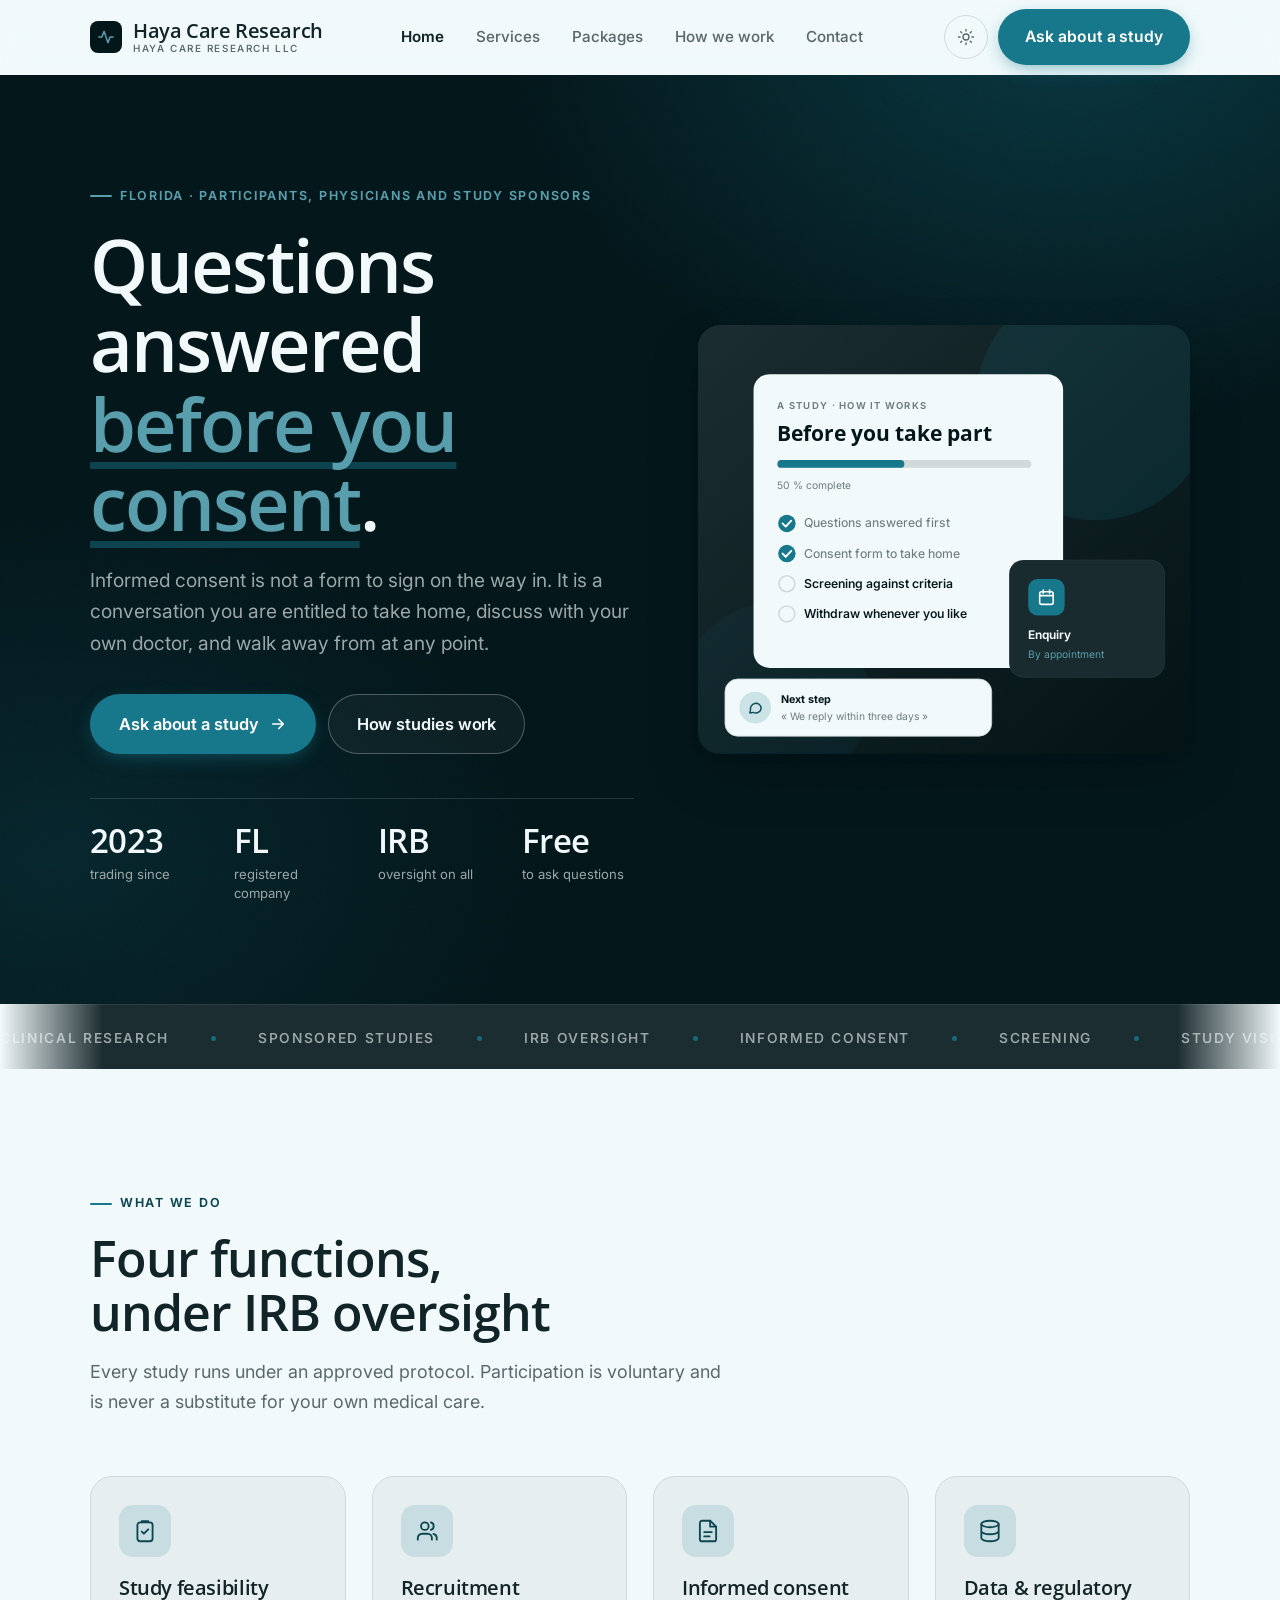
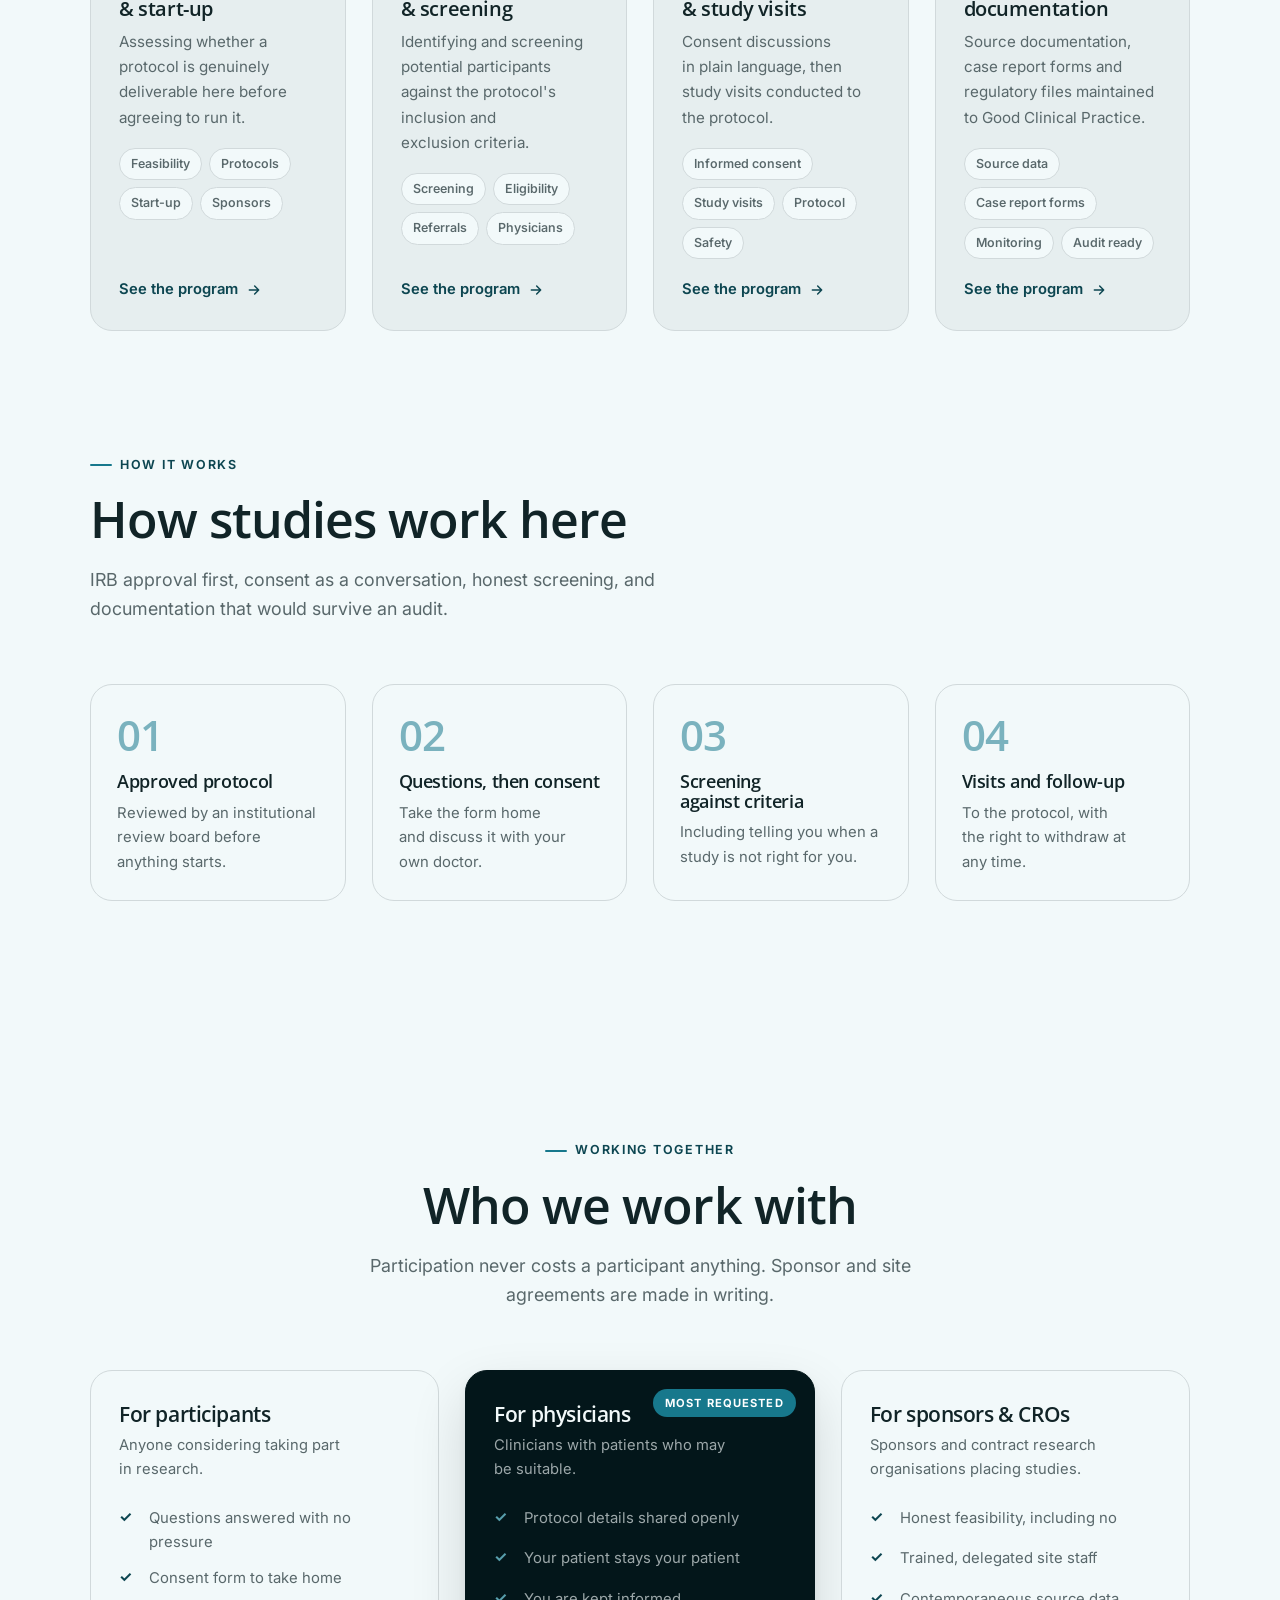
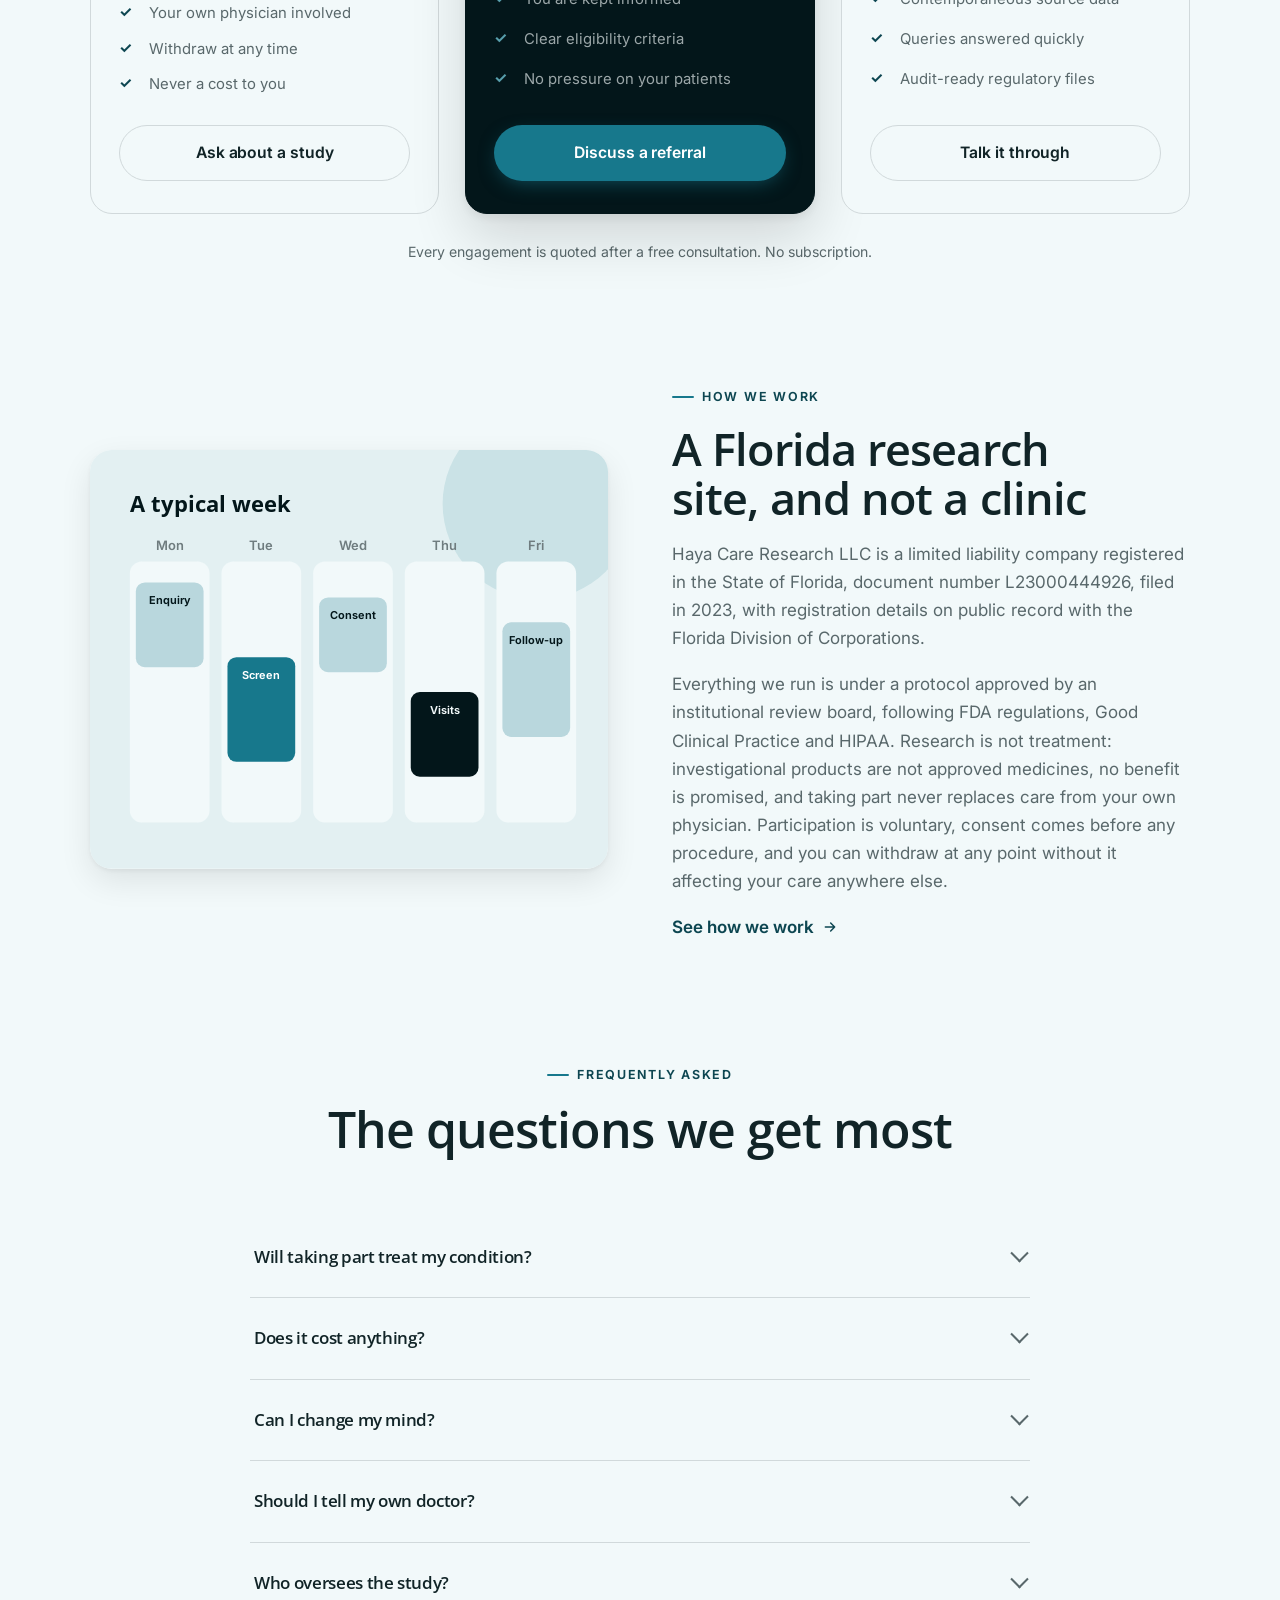
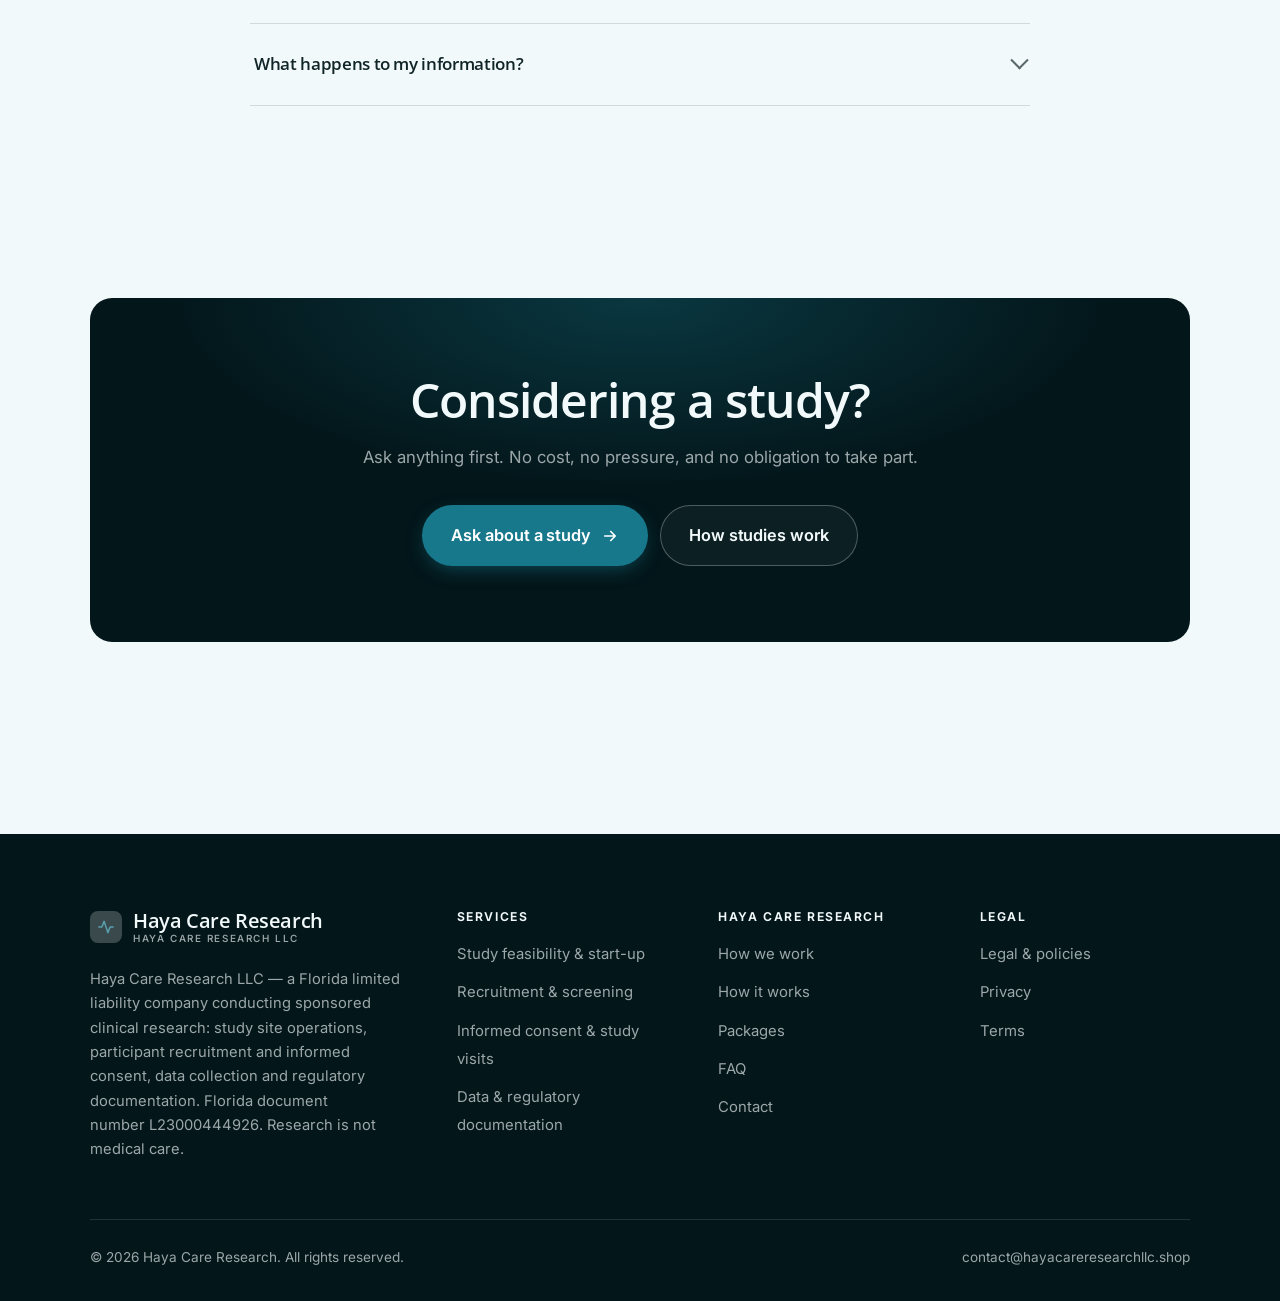
<file: index.html>
<!DOCTYPE html>
<html lang="en" class="no-js">
<head>
<meta charset="utf-8">
<meta name="viewport" content="width=device-width, initial-scale=1">
<title>Haya Care Research LLC — clinical research site</title>
<meta name="description" content="Haya Care Research LLC, a Florida clinical research site conducting sponsored studies: participant recruitment, informed consent, data collection and regulatory documentation.">
<link rel="canonical" href="https://hayacareresearchllc.shop/">

<meta property="og:type" content="website">
<meta property="og:url" content="https://hayacareresearchllc.shop/">
<meta property="og:site_name" content="Haya Care Research">
<meta property="og:locale" content="en_US">
<meta property="og:title" content="Haya Care Research LLC — clinical research site">
<meta property="og:description" content="Haya Care Research LLC, a Florida clinical research site conducting sponsored studies: participant recruitment, informed consent, data collection and regulatory documentation.">
<meta name="theme-color" content="#03161a">

<link rel="icon" href="assets/img/favicon.svg" type="image/svg+xml">
<link rel="preconnect" href="https://fonts.googleapis.com">
<link rel="preconnect" href="https://fonts.gstatic.com" crossorigin>
<link rel="stylesheet" href="https://fonts.googleapis.com/css2?family=Open+Sans:wght@400..700&family=Inter:wght@400..700&display=swap">
<link rel="stylesheet" href="assets/css/style.css">

<!-- Thème appliqué avant le premier rendu (évite le flash) -->
<script>
document.documentElement.classList.remove('no-js');
(function(){try{var t=localStorage.getItem('site-theme');if(t){document.documentElement.setAttribute('data-theme',t);}}catch(e){}})();
</script>
<script type="application/ld+json">
{
  "@context": "https://schema.org",
  "@type": "Organization",
  "name": "Haya Care Research",
  "url": "https://hayacareresearchllc.shop/",
  "email": "contact@hayacareresearchllc.shop",
  "description": "Haya Care Research LLC, a Florida clinical research site conducting sponsored studies: participant recruitment, informed consent, data collection and regulatory documentation.",
  "areaServed": "US",
  "knowsLanguage": "en"
}
</script>
</head>

<body>
<a class="skip-link" href="#main">Skip to main content</a>

<header class="site-header">
  <nav class="wrap nav" aria-label="Main navigation">
    <a class="brand" href="index.html">
      <svg class="brand__mark" viewBox="0 0 64 64" aria-hidden="true">
        <rect class="bm-bg" width="64" height="64" rx="16"/>
        <g class="bm-ic" transform="translate(14 14) scale(1.5)" fill="none" stroke-width="2.1" stroke-linecap="round" stroke-linejoin="round"><path d="M2.5 12h4l3-7.5 5 15 3-7.5h4"/></g>
      </svg>
      <span>Haya Care Research<span class="brand__sub">Haya Care Research LLC</span></span>
    </a>

    <ul class="nav__links" id="nav-links">
      <li><a href="index.html" aria-current="page">Home</a></li>
      <li><a href="programs.html">Services</a></li>
      <li><a href="index.html#pricing">Packages</a></li>
      <li><a href="about.html">How we work</a></li>
      <li><a href="contact.html">Contact</a></li>
      <li><a class="btn btn--primary" href="contact.html">Ask about a study</a></li>
    </ul>

    <div class="nav__cta">
      <button class="theme-toggle" type="button" aria-label="Switch to dark theme">
        <svg class="icon-sun" viewBox="0 0 24 24" fill="none" stroke="currentColor" stroke-width="1.8" stroke-linecap="round" aria-hidden="true"><circle cx="12" cy="12" r="4"/><path d="M12 2v2m0 16v2M2 12h2m16 0h2M4.9 4.9l1.4 1.4m11.4 11.4 1.4 1.4M19.1 4.9l-1.4 1.4M6.3 17.7l-1.4 1.4"/></svg>
        <svg class="icon-moon" viewBox="0 0 24 24" fill="none" stroke="currentColor" stroke-width="1.8" stroke-linecap="round" stroke-linejoin="round" aria-hidden="true"><path d="M21 12.8A9 9 0 1 1 11.2 3a7 7 0 0 0 9.8 9.8z"/></svg>
      </button>
      <a class="btn btn--primary" href="contact.html">Ask about a study</a>
      <button class="nav__toggle" type="button" aria-expanded="false" aria-controls="nav-links" aria-label="Open menu">
        <svg class="icon-open" viewBox="0 0 24 24" fill="none" stroke="currentColor" stroke-width="2" stroke-linecap="round" aria-hidden="true"><path d="M3 6h18M3 12h18M3 18h18"/></svg>
        <svg class="icon-close" viewBox="0 0 24 24" fill="none" stroke="currentColor" stroke-width="2" stroke-linecap="round" aria-hidden="true"><path d="M6 6l12 12M18 6L6 18"/></svg>
      </button>
    </div>
  </nav>
</header>

<main id="main">

<section class="hero">
  <div class="wrap hero__inner">
    <div>
      <span class="eyebrow hero__eyebrow">Florida · Participants, physicians and study sponsors</span>
      <h1>Questions answered<br> <em>before you consent</em>.</h1>
      <p class="hero__lede">Informed consent is not a form to sign on the way in. It is a conversation you are entitled to take home, discuss with your own doctor, and walk away from at any point.</p>

      <div class="hero__actions">
        <a class="btn btn--primary btn--lg" href="contact.html">Ask about a study <svg viewBox="0 0 24 24" fill="none" stroke="currentColor" stroke-width="2.2" stroke-linecap="round" stroke-linejoin="round" aria-hidden="true"><path d="M5 12h14M13 6l6 6-6 6"/></svg></a>
        <a class="btn btn--on-dark btn--lg" href="programs.html">How studies work</a>
      </div>

      <ul class="hero__proof">
        <li><span class="stat__num">2023</span><span class="stat__label">trading since</span></li>
        <li><span class="stat__num">FL</span><span class="stat__label">registered company</span></li>
        <li><span class="stat__num">IRB</span><span class="stat__label">oversight on all</span></li>
        <li><span class="stat__num">Free</span><span class="stat__label">to ask questions</span></li>
      </ul>
    </div>

    <div class="hero__art">
      <svg viewBox="0 0 620 540" role="img" aria-label="How taking part in a study at Haya Care Research works, from enquiry to consent.">
        <defs>
          <linearGradient id="hbg" x1="0" y1="0" x2="1" y2="1">
            <stop offset="0" stop-color="#1c2d31"/><stop offset="1" stop-color="#021215"/>
          </linearGradient>
        </defs>
        <rect width="620" height="540" rx="22" fill="url(#hbg)"/>
        <circle cx="500" cy="96" r="150" fill="#17788c" opacity=".16"/>
        <circle cx="96" cy="470" r="120" fill="#17788c" opacity=".08"/>

        <g style="font-family: var(--font-body)">
          <!-- Carte programme -->
          <rect x="70" y="62" width="390" height="370" rx="20" fill="#f2f9fa"/>
          <text x="100" y="106" font-size="12" font-weight="650" letter-spacing="1.6" fill="#6f7c7f">A STUDY · HOW IT WORKS</text>
          <text x="100" y="146" font-size="27" font-weight="700" fill="#03161a" style="font-family: var(--font-display)">Before you take part</text>
          <rect x="100" y="170" width="320" height="10" rx="5" fill="#d1d9db"/>
          <rect x="100" y="170" width="160" height="10" rx="5" fill="#17788c"/>
          <text x="100" y="206" font-size="13" fill="#6f7c7f">50 % complete</text>
          <circle cx="112" cy="250" r="11" fill="#17788c"/><path d="M106.5 250l4 4 7-7.5" fill="none" stroke="#ffffff" stroke-width="2.4" stroke-linecap="round" stroke-linejoin="round"/><text x="134" y="255" font-size="15.5" fill="#6f7c7f" font-weight="450">Questions answered first</text>
          <circle cx="112" cy="288" r="11" fill="#17788c"/><path d="M106.5 288l4 4 7-7.5" fill="none" stroke="#ffffff" stroke-width="2.4" stroke-linecap="round" stroke-linejoin="round"/><text x="134" y="293" font-size="15.5" fill="#6f7c7f" font-weight="450">Consent form to take home</text>
          <circle cx="112" cy="326" r="10" fill="none" stroke="#d1d9db" stroke-width="2"/><text x="134" y="331" font-size="15.5" fill="#03161a" font-weight="560">Screening against criteria</text>
          <circle cx="112" cy="364" r="10" fill="none" stroke="#d1d9db" stroke-width="2"/><text x="134" y="369" font-size="15.5" fill="#03161a" font-weight="560">Withdraw whenever you like</text>

          <!-- Carte séance -->
          <rect x="392" y="296" width="196" height="148" rx="18" fill="#1a2b2f" stroke="#ffffff" stroke-opacity=".08"/>
          <rect x="416" y="320" width="46" height="46" rx="12" fill="#17788c"/>
          <g transform="translate(427 331)" fill="none" stroke="#ffffff" color="#ffffff" stroke-width="2" stroke-linecap="round" stroke-linejoin="round"><rect x="3.5" y="5" width="17" height="16" rx="2.5"/><path d="M8 3v4M16 3v4M3.5 10h17"/></g>
          <text x="416" y="396" font-size="15" font-weight="650" fill="#f2f9fa">Enquiry</text>
          <text x="416" y="420" font-size="13" fill="#589eac">By appointment</text>

          <!-- Retour du coach -->
          <rect x="34" y="446" width="336" height="72" rx="16" fill="#f2f9fa" stroke="#d1d9db"/>
          <circle cx="72" cy="482" r="20" fill="#cbe2e6"/>
          <g transform="translate(62 472) scale(.84)" fill="none" stroke="#0f4e5b" stroke-width="2.2" stroke-linecap="round" stroke-linejoin="round"><path d="M21 12a8 8 0 0 1-11.6 7.1L4 20l1-4.6A8 8 0 1 1 21 12z"/></g>
          <text x="104" y="476" font-size="13.5" font-weight="700" fill="#03161a">Next step</text>
          <text x="104" y="498" font-size="13" fill="#6f7c7f">« We reply within three days »</text>
        </g>
      </svg>
    </div>
  </div>
</section>

<div class="marquee" aria-hidden="true">
  <div class="marquee__track"><span>Clinical research</span><span>Sponsored studies</span><span>IRB oversight</span><span>Informed consent</span><span>Screening</span><span>Study visits</span><span>Source data</span><span>Monitoring</span><span>Good Clinical Practice</span><span>Voluntary</span><span>Clinical research</span><span>Sponsored studies</span><span>IRB oversight</span><span>Informed consent</span><span>Screening</span><span>Study visits</span><span>Source data</span><span>Monitoring</span><span>Good Clinical Practice</span><span>Voluntary</span></div>
</div>

<section class="section wrap" id="programs">
  <div class="section-head reveal">
    <span class="eyebrow">What we do</span>
    <h2>Four functions, under IRB oversight</h2>
    <p>Every study runs under an approved protocol. Participation is voluntary and is never a substitute for your own medical care.</p>
  </div>
  <div class="grid grid--4 reveal-group">
    <a class="card" href="programs.html#feasibility">
      <div class="card__icon"><svg viewBox="0 0 24 24" fill="none" stroke="currentColor" stroke-width="1.7" stroke-linecap="round" stroke-linejoin="round" aria-hidden="true"><rect x="5" y="4" width="14" height="17.5" rx="2.5"/><path d="M9 4V3h6v1M9 12.5l2 2 4-4"/></svg></div>
      <h3>Study feasibility &amp; start-up</h3>
      <p>Assessing whether a protocol is genuinely deliverable here before agreeing to run it.</p>
      <ul class="tags"><li>Feasibility</li><li>Protocols</li><li>Start-up</li><li>Sponsors</li></ul>
      <span class="arrow-link">See the program <svg viewBox="0 0 24 24" fill="none" stroke="currentColor" stroke-width="2.2" stroke-linecap="round" stroke-linejoin="round" aria-hidden="true"><path d="M5 12h14M13 6l6 6-6 6"/></svg></span>
    </a>
    <a class="card" href="programs.html#recruitment">
      <div class="card__icon"><svg viewBox="0 0 24 24" fill="none" stroke="currentColor" stroke-width="1.7" stroke-linecap="round" stroke-linejoin="round" aria-hidden="true"><path d="M16.5 20v-1.5a4 4 0 0 0-4-4h-5a4 4 0 0 0-4 4V20"/><circle cx="10" cy="7.5" r="3.5"/><path d="M21 20v-1.5a4 4 0 0 0-3-3.9M15.5 4.1a3.5 3.5 0 0 1 0 6.8"/></svg></div>
      <h3>Recruitment &amp; screening</h3>
      <p>Identifying and screening potential participants against the protocol's inclusion and exclusion criteria.</p>
      <ul class="tags"><li>Screening</li><li>Eligibility</li><li>Referrals</li><li>Physicians</li></ul>
      <span class="arrow-link">See the program <svg viewBox="0 0 24 24" fill="none" stroke="currentColor" stroke-width="2.2" stroke-linecap="round" stroke-linejoin="round" aria-hidden="true"><path d="M5 12h14M13 6l6 6-6 6"/></svg></span>
    </a>
    <a class="card" href="programs.html#consent">
      <div class="card__icon"><svg viewBox="0 0 24 24" fill="none" stroke="currentColor" stroke-width="1.7" stroke-linecap="round" stroke-linejoin="round" aria-hidden="true"><path d="M14 2.5H6.5A2 2 0 0 0 4.5 4.5v15a2 2 0 0 0 2 2h11a2 2 0 0 0 2-2V8z"/><path d="M14 2.5V8h5.5M8.5 13h7M8.5 17h5"/></svg></div>
      <h3>Informed consent &amp; study visits</h3>
      <p>Consent discussions in plain language, then study visits conducted to the protocol.</p>
      <ul class="tags"><li>Informed consent</li><li>Study visits</li><li>Protocol</li><li>Safety</li></ul>
      <span class="arrow-link">See the program <svg viewBox="0 0 24 24" fill="none" stroke="currentColor" stroke-width="2.2" stroke-linecap="round" stroke-linejoin="round" aria-hidden="true"><path d="M5 12h14M13 6l6 6-6 6"/></svg></span>
    </a>
    <a class="card" href="programs.html#data">
      <div class="card__icon"><svg viewBox="0 0 24 24" fill="none" stroke="currentColor" stroke-width="1.7" stroke-linecap="round" stroke-linejoin="round" aria-hidden="true"><ellipse cx="12" cy="5.5" rx="8" ry="3"/><path d="M4 5.5v13c0 1.7 3.6 3 8 3s8-1.3 8-3v-13M4 12c0 1.7 3.6 3 8 3s8-1.3 8-3"/></svg></div>
      <h3>Data &amp; regulatory documentation</h3>
      <p>Source documentation, case report forms and regulatory files maintained to Good Clinical Practice.</p>
      <ul class="tags"><li>Source data</li><li>Case report forms</li><li>Monitoring</li><li>Audit ready</li></ul>
      <span class="arrow-link">See the program <svg viewBox="0 0 24 24" fill="none" stroke="currentColor" stroke-width="2.2" stroke-linecap="round" stroke-linejoin="round" aria-hidden="true"><path d="M5 12h14M13 6l6 6-6 6"/></svg></span>
    </a>
  </div>
</section>

<section class="section section--flush wrap" id="how-it-works">
  <div class="section-head reveal">
    <span class="eyebrow">How it works</span>
    <h2>How studies work here</h2>
    <p>IRB approval first, consent as a conversation, honest screening, and documentation that would survive an audit.</p>
  </div>
  <div class="grid grid--4 steps reveal-group">
    <article class="step">
      <h3>Approved protocol</h3>
      <p>Reviewed by an institutional review board before anything starts.</p>
    </article>
    <article class="step">
      <h3>Questions, then consent</h3>
      <p>Take the form home and discuss it with your own doctor.</p>
    </article>
    <article class="step">
      <h3>Screening against criteria</h3>
      <p>Including telling you when a study is not right for you.</p>
    </article>
    <article class="step">
      <h3>Visits and follow-up</h3>
      <p>To the protocol, with the right to withdraw at any time.</p>
    </article>
  </div>
</section>

<section class="section wrap" id="pricing">
  <div class="section-head section-head--center reveal">
    <span class="eyebrow">Working together</span>
    <h2>Who we work with</h2>
    <p>Participation never costs a participant anything. Sponsor and site agreements are made in writing.</p>
  </div>
  <div class="grid grid--3 plans reveal-group">
    <article class="plan">
      
      <h3>For participants</h3>
      <p class="plan__desc">Anyone considering taking part in research.</p>
      
      <ul class="plan__features">
        <li>Questions answered with no pressure</li>
        <li>Consent form to take home</li>
        <li>Your own physician involved</li>
        <li>Withdraw at any time</li>
        <li>Never a cost to you</li>
      </ul>
      <a class="btn btn--ghost btn--block" href="contact.html">Ask about a study</a>
    </article>
    <article class="plan plan--featured">
      <span class="plan__tag">Most requested</span>
      <h3>For physicians</h3>
      <p class="plan__desc">Clinicians with patients who may be suitable.</p>
      
      <ul class="plan__features">
        <li>Protocol details shared openly</li>
        <li>Your patient stays your patient</li>
        <li>You are kept informed</li>
        <li>Clear eligibility criteria</li>
        <li>No pressure on your patients</li>
      </ul>
      <a class="btn btn--primary btn--block" href="contact.html">Discuss a referral</a>
    </article>
    <article class="plan">
      
      <h3>For sponsors &amp; CROs</h3>
      <p class="plan__desc">Sponsors and contract research organisations placing studies.</p>
      
      <ul class="plan__features">
        <li>Honest feasibility, including no</li>
        <li>Trained, delegated site staff</li>
        <li>Contemporaneous source data</li>
        <li>Queries answered quickly</li>
        <li>Audit-ready regulatory files</li>
      </ul>
      <a class="btn btn--ghost btn--block" href="contact.html">Talk it through</a>
    </article>
  </div>
  <p class="plans-note">Every engagement is quoted after a free consultation. No subscription.</p>
</section>

<section class="section section--flush wrap">
  <div class="split reveal">
    <div class="split__art">
      <svg viewBox="0 0 520 420" role="img" aria-label="Example of a typical week: Enquiry, Screen, Consent, Visits, Follow-up.">
        <rect width="520" height="420" rx="20" fill="#e3f0f2"/>
        <circle cx="450" cy="54" r="96" fill="#17788c" opacity=".12"/>
        <g style="font-family: var(--font-body)">
        <text x="40" y="62" font-size="22" font-weight="700" fill="#03161a" style="font-family: var(--font-display)">A typical week</text>
        <text x="80" y="100" text-anchor="middle" font-size="13" font-weight="600" fill="#6f7c7f">Mon</text>
        <rect x="40" y="112" width="80" height="262" rx="12" fill="#f2f9fa"/>
        <rect x="46" y="133" width="68" height="85" rx="9" fill="#b9d7dd"/>
        <text x="80" y="155" text-anchor="middle" font-size="11" font-weight="650" fill="#03161a">Enquiry</text>
        <text x="172" y="100" text-anchor="middle" font-size="13" font-weight="600" fill="#6f7c7f">Tue</text>
        <rect x="132" y="112" width="80" height="262" rx="12" fill="#f2f9fa"/>
        <rect x="138" y="208" width="68" height="105" rx="9" fill="#17788c"/>
        <text x="172" y="230" text-anchor="middle" font-size="11" font-weight="650" fill="#ffffff">Screen</text>
        <text x="264" y="100" text-anchor="middle" font-size="13" font-weight="600" fill="#6f7c7f">Wed</text>
        <rect x="224" y="112" width="80" height="262" rx="12" fill="#f2f9fa"/>
        <rect x="230" y="148" width="68" height="75" rx="9" fill="#b9d7dd"/>
        <text x="264" y="170" text-anchor="middle" font-size="11" font-weight="650" fill="#03161a">Consent</text>
        <text x="356" y="100" text-anchor="middle" font-size="13" font-weight="600" fill="#6f7c7f">Thu</text>
        <rect x="316" y="112" width="80" height="262" rx="12" fill="#f2f9fa"/>
        <rect x="322" y="243" width="68" height="85" rx="9" fill="#03161a"/>
        <text x="356" y="265" text-anchor="middle" font-size="11" font-weight="650" fill="#f2f9fa">Visits</text>
        <text x="448" y="100" text-anchor="middle" font-size="13" font-weight="600" fill="#6f7c7f">Fri</text>
        <rect x="408" y="112" width="80" height="262" rx="12" fill="#f2f9fa"/>
        <rect x="414" y="173" width="68" height="115" rx="9" fill="#b9d7dd"/>
        <text x="448" y="195" text-anchor="middle" font-size="11" font-weight="650" fill="#03161a">Follow-up</text>
        </g>
      </svg>
    </div>
    <div>
      <span class="eyebrow">How we work</span>
      <h2>A Florida research site, and not a clinic</h2>
      <p>Haya Care Research LLC is a limited liability company registered in the State of Florida, document number L23000444926, filed in 2023, with registration details on public record with the Florida Division of Corporations.</p>
      <p>Everything we run is under a protocol approved by an institutional review board, following FDA regulations, Good Clinical Practice and HIPAA. Research is not treatment: investigational products are not approved medicines, no benefit is promised, and taking part never replaces care from your own physician. Participation is voluntary, consent comes before any procedure, and you can withdraw at any point without it affecting your care anywhere else.</p>
      <p><a class="arrow-link" href="about.html">See how we work <svg viewBox="0 0 24 24" fill="none" stroke="currentColor" stroke-width="2.2" stroke-linecap="round" stroke-linejoin="round" aria-hidden="true"><path d="M5 12h14M13 6l6 6-6 6"/></svg></a></p>
    </div>
  </div>
</section>

<section class="section section--flush wrap" id="faq">
  <div class="section-head section-head--center reveal">
    <span class="eyebrow">Frequently asked</span>
    <h2>The questions we get most</h2>
  </div>
  <div class="faq reveal">
    <details>
      <summary>Will taking part treat my condition?</summary>
      <p>Nobody can promise that. Investigational products are not approved treatments and their risks may not be fully known. Research exists to find out, which is a different thing from care.</p>
    </details>
    <details>
      <summary>Does it cost anything?</summary>
      <p>No. Participants are not charged for study procedures. Any reimbursement for time and travel is stated in the consent form before you decide.</p>
    </details>
    <details>
      <summary>Can I change my mind?</summary>
      <p>At any time, for any reason, without explaining yourself. It will not affect the medical care you receive anywhere else.</p>
    </details>
    <details>
      <summary>Should I tell my own doctor?</summary>
      <p>Yes, and we encourage it. Take the consent form home and discuss it with them before deciding — that is what the form is for.</p>
    </details>
    <details>
      <summary>Who oversees the study?</summary>
      <p>An institutional review board reviews and approves the protocol, and studies follow FDA regulations and Good Clinical Practice. Sponsors also monitor the site independently.</p>
    </details>
    <details>
      <summary>What happens to my information?</summary>
      <p>It is protected health information under HIPAA. The consent form states exactly who can see it and what is shared with the sponsor, usually in coded form.</p>
    </details>
  </div>
</section>

<section class="wrap section--tight">
  <div class="cta-band reveal">
    <h2>Considering a study?</h2>
    <p>Ask anything first. No cost, no pressure, and no obligation to take part.</p>
    <div class="hero__actions">
      <a class="btn btn--primary btn--lg" href="contact.html">Ask about a study <svg viewBox="0 0 24 24" fill="none" stroke="currentColor" stroke-width="2.2" stroke-linecap="round" stroke-linejoin="round" aria-hidden="true"><path d="M5 12h14M13 6l6 6-6 6"/></svg></a>
      <a class="btn btn--on-dark btn--lg" href="programs.html">How studies work</a>
    </div>
  </div>
</section>

</main>

<footer class="site-footer">
  <div class="wrap">
    <div class="footer__grid">
      <div class="footer__brand">
        <a class="brand" href="index.html">
          <svg class="brand__mark" viewBox="0 0 64 64" aria-hidden="true">
        <rect class="bm-bg" width="64" height="64" rx="16"/>
        <g class="bm-ic" transform="translate(14 14) scale(1.5)" fill="none" stroke-width="2.1" stroke-linecap="round" stroke-linejoin="round"><path d="M2.5 12h4l3-7.5 5 15 3-7.5h4"/></g>
      </svg>
          <span>Haya Care Research<span class="brand__sub">Haya Care Research LLC</span></span>
        </a>
        <p>Haya Care Research LLC — a Florida limited liability company conducting sponsored clinical research: study site operations, participant recruitment and informed consent, data collection and regulatory documentation. Florida document number L23000444926. Research is not medical care.</p>
      </div>

      <div class="footer__col">
        <h4>Services</h4>
        <ul>
          <li><a href="programs.html#feasibility">Study feasibility &amp; start-up</a></li>
          <li><a href="programs.html#recruitment">Recruitment &amp; screening</a></li>
          <li><a href="programs.html#consent">Informed consent &amp; study visits</a></li>
          <li><a href="programs.html#data">Data &amp; regulatory documentation</a></li>
        </ul>
      </div>

      <div class="footer__col">
        <h4>Haya Care Research</h4>
        <ul>
          <li><a href="about.html">How we work</a></li>
          <li><a href="index.html#how-it-works">How it works</a></li>
          <li><a href="index.html#pricing">Packages</a></li>
          <li><a href="index.html#faq">FAQ</a></li>
          <li><a href="contact.html">Contact</a></li>
        </ul>
      </div>

      <div class="footer__col">
        <h4>Legal</h4>
        <ul>
          <li><a href="legal.html">Legal &amp; policies</a></li>
          <li><a href="legal.html#privacy">Privacy</a></li>
          <li><a href="legal.html#terms">Terms</a></li>
        </ul>
      </div>
    </div>

    <div class="footer__bottom">
      <p>© <span data-year>2026</span> Haya Care Research. All rights reserved.</p>
      <p><a href="mailto:contact@hayacareresearchllc.shop">contact@hayacareresearchllc.shop</a></p>
    </div>
  </div>
</footer>

<script src="assets/js/main.js" defer></script>
</body>
</html>
</file>
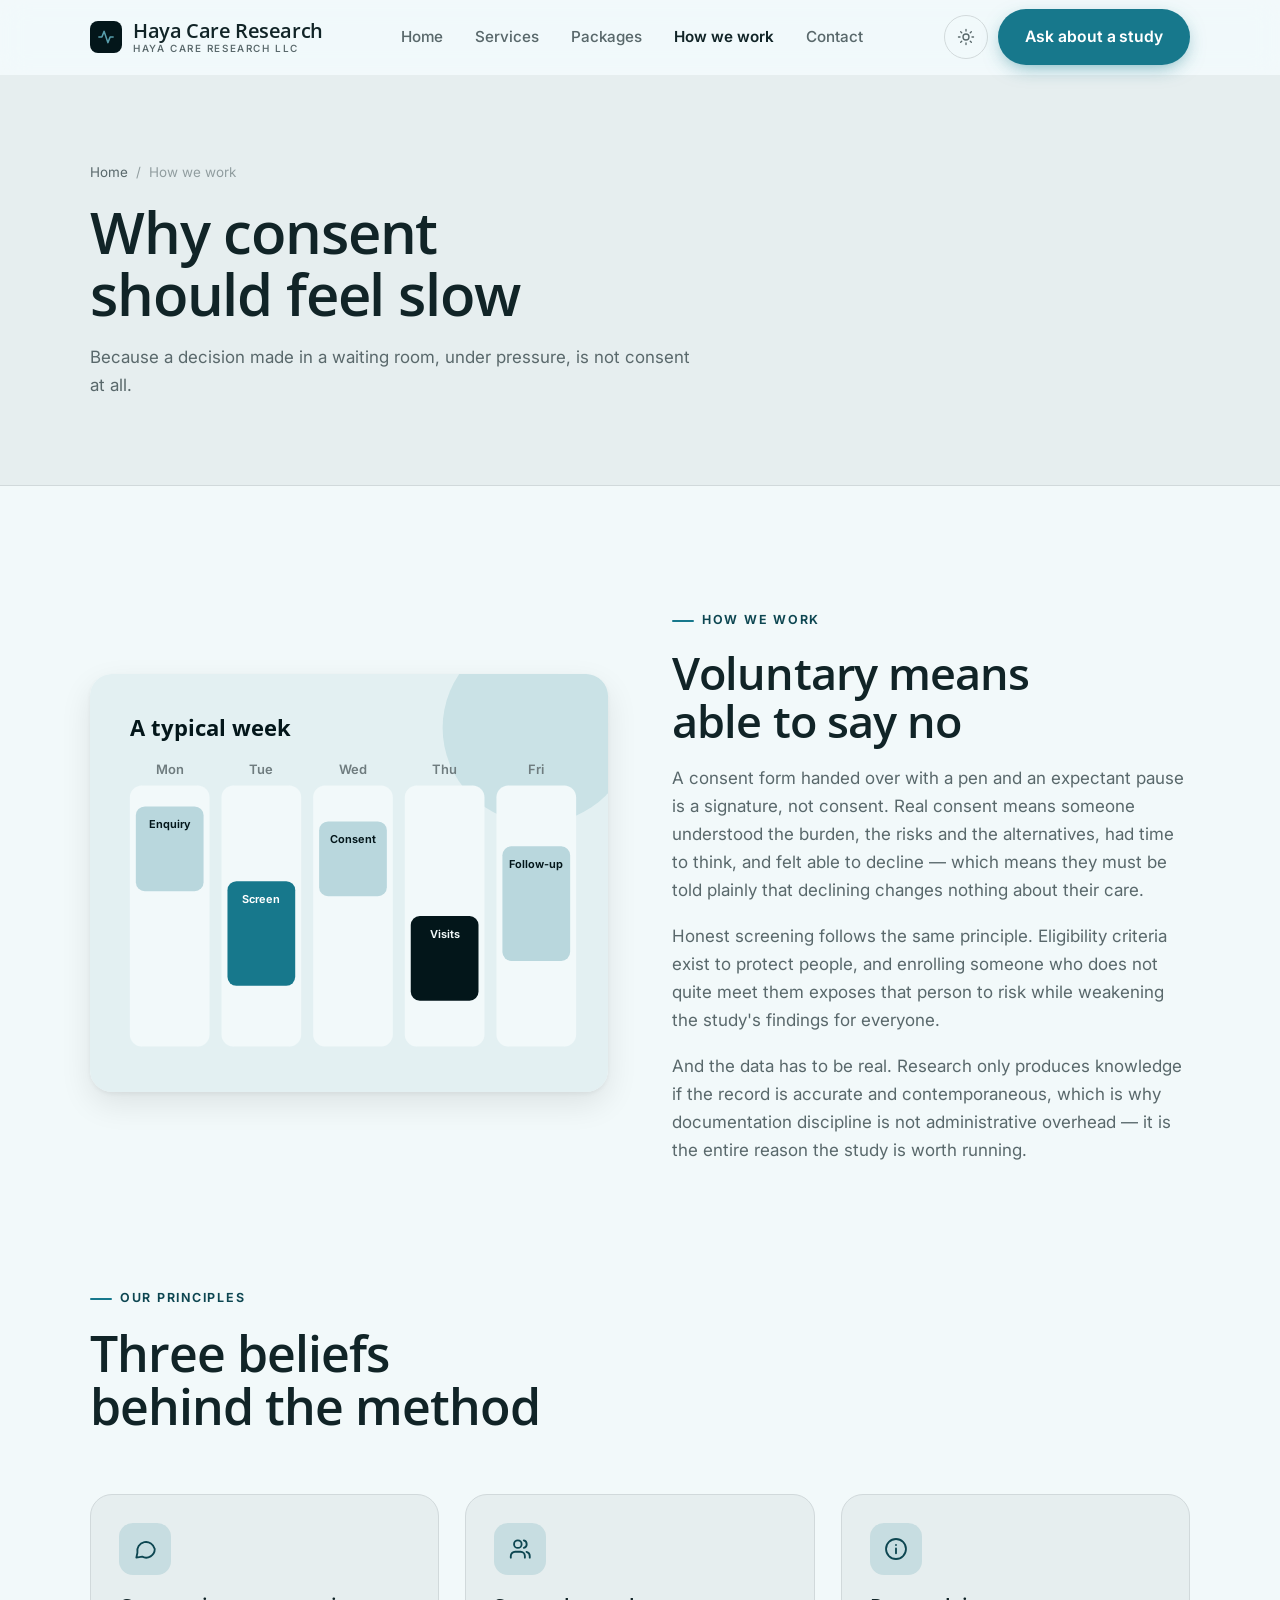
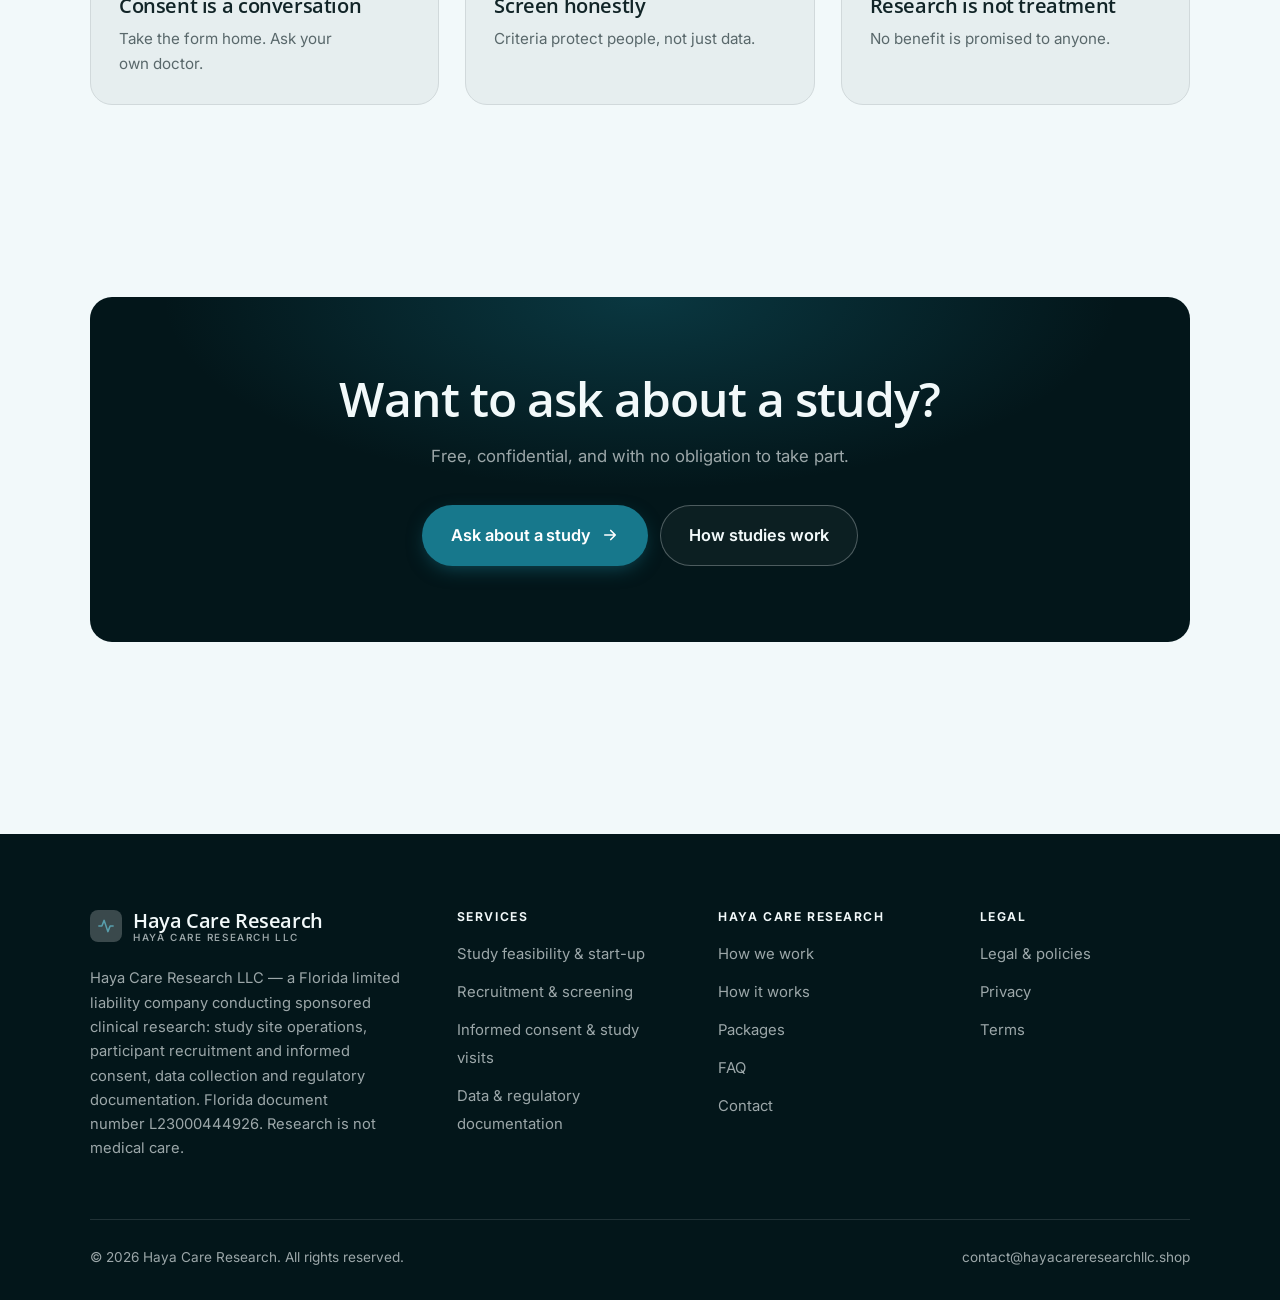
<file: about.html>
<!DOCTYPE html>
<html lang="en" class="no-js">
<head>
<meta charset="utf-8">
<meta name="viewport" content="width=device-width, initial-scale=1">
<title>How we work — Haya Care Research</title>
<meta name="description" content="About Haya Care Research LLC, a Florida clinical research site, document number L23000444926.">
<link rel="canonical" href="https://hayacareresearchllc.shop/about.html">

<meta property="og:type" content="website">
<meta property="og:url" content="https://hayacareresearchllc.shop/about.html">
<meta property="og:site_name" content="Haya Care Research">
<meta property="og:locale" content="en_US">
<meta property="og:title" content="How we work — Haya Care Research">
<meta property="og:description" content="About Haya Care Research LLC, a Florida clinical research site, document number L23000444926.">
<meta name="theme-color" content="#03161a">

<link rel="icon" href="assets/img/favicon.svg" type="image/svg+xml">
<link rel="preconnect" href="https://fonts.googleapis.com">
<link rel="preconnect" href="https://fonts.gstatic.com" crossorigin>
<link rel="stylesheet" href="https://fonts.googleapis.com/css2?family=Open+Sans:wght@400..700&family=Inter:wght@400..700&display=swap">
<link rel="stylesheet" href="assets/css/style.css">

<!-- Thème appliqué avant le premier rendu (évite le flash) -->
<script>
document.documentElement.classList.remove('no-js');
(function(){try{var t=localStorage.getItem('site-theme');if(t){document.documentElement.setAttribute('data-theme',t);}}catch(e){}})();
</script>
</head>

<body>
<a class="skip-link" href="#main">Skip to main content</a>

<header class="site-header">
  <nav class="wrap nav" aria-label="Main navigation">
    <a class="brand" href="index.html">
      <svg class="brand__mark" viewBox="0 0 64 64" aria-hidden="true">
        <rect class="bm-bg" width="64" height="64" rx="16"/>
        <g class="bm-ic" transform="translate(14 14) scale(1.5)" fill="none" stroke-width="2.1" stroke-linecap="round" stroke-linejoin="round"><path d="M2.5 12h4l3-7.5 5 15 3-7.5h4"/></g>
      </svg>
      <span>Haya Care Research<span class="brand__sub">Haya Care Research LLC</span></span>
    </a>

    <ul class="nav__links" id="nav-links">
      <li><a href="index.html">Home</a></li>
      <li><a href="programs.html">Services</a></li>
      <li><a href="index.html#pricing">Packages</a></li>
      <li><a href="about.html" aria-current="page">How we work</a></li>
      <li><a href="contact.html">Contact</a></li>
      <li><a class="btn btn--primary" href="contact.html">Ask about a study</a></li>
    </ul>

    <div class="nav__cta">
      <button class="theme-toggle" type="button" aria-label="Switch to dark theme">
        <svg class="icon-sun" viewBox="0 0 24 24" fill="none" stroke="currentColor" stroke-width="1.8" stroke-linecap="round" aria-hidden="true"><circle cx="12" cy="12" r="4"/><path d="M12 2v2m0 16v2M2 12h2m16 0h2M4.9 4.9l1.4 1.4m11.4 11.4 1.4 1.4M19.1 4.9l-1.4 1.4M6.3 17.7l-1.4 1.4"/></svg>
        <svg class="icon-moon" viewBox="0 0 24 24" fill="none" stroke="currentColor" stroke-width="1.8" stroke-linecap="round" stroke-linejoin="round" aria-hidden="true"><path d="M21 12.8A9 9 0 1 1 11.2 3a7 7 0 0 0 9.8 9.8z"/></svg>
      </button>
      <a class="btn btn--primary" href="contact.html">Ask about a study</a>
      <button class="nav__toggle" type="button" aria-expanded="false" aria-controls="nav-links" aria-label="Open menu">
        <svg class="icon-open" viewBox="0 0 24 24" fill="none" stroke="currentColor" stroke-width="2" stroke-linecap="round" aria-hidden="true"><path d="M3 6h18M3 12h18M3 18h18"/></svg>
        <svg class="icon-close" viewBox="0 0 24 24" fill="none" stroke="currentColor" stroke-width="2" stroke-linecap="round" aria-hidden="true"><path d="M6 6l12 12M18 6L6 18"/></svg>
      </button>
    </div>
  </nav>
</header>

<main id="main">

<section class="page-head">
  <div class="wrap">
    <nav class="breadcrumb" aria-label="Breadcrumb">
      <a href="index.html">Home</a><span>/</span><span aria-current="page">How we work</span>
    </nav>
    <h1>Why consent should feel slow</h1>
    <p>Because a decision made in a waiting room, under pressure, is not consent at all.</p>
  </div>
</section>

<section class="section wrap">
  <div class="split reveal">
    <div class="split__art">
      <svg viewBox="0 0 520 420" role="img" aria-label="Example of a typical week: Enquiry, Screen, Consent, Visits, Follow-up.">
        <rect width="520" height="420" rx="20" fill="#e3f0f2"/>
        <circle cx="450" cy="54" r="96" fill="#17788c" opacity=".12"/>
        <g style="font-family: var(--font-body)">
        <text x="40" y="62" font-size="22" font-weight="700" fill="#03161a" style="font-family: var(--font-display)">A typical week</text>
        <text x="80" y="100" text-anchor="middle" font-size="13" font-weight="600" fill="#6f7c7f">Mon</text>
        <rect x="40" y="112" width="80" height="262" rx="12" fill="#f2f9fa"/>
        <rect x="46" y="133" width="68" height="85" rx="9" fill="#b9d7dd"/>
        <text x="80" y="155" text-anchor="middle" font-size="11" font-weight="650" fill="#03161a">Enquiry</text>
        <text x="172" y="100" text-anchor="middle" font-size="13" font-weight="600" fill="#6f7c7f">Tue</text>
        <rect x="132" y="112" width="80" height="262" rx="12" fill="#f2f9fa"/>
        <rect x="138" y="208" width="68" height="105" rx="9" fill="#17788c"/>
        <text x="172" y="230" text-anchor="middle" font-size="11" font-weight="650" fill="#ffffff">Screen</text>
        <text x="264" y="100" text-anchor="middle" font-size="13" font-weight="600" fill="#6f7c7f">Wed</text>
        <rect x="224" y="112" width="80" height="262" rx="12" fill="#f2f9fa"/>
        <rect x="230" y="148" width="68" height="75" rx="9" fill="#b9d7dd"/>
        <text x="264" y="170" text-anchor="middle" font-size="11" font-weight="650" fill="#03161a">Consent</text>
        <text x="356" y="100" text-anchor="middle" font-size="13" font-weight="600" fill="#6f7c7f">Thu</text>
        <rect x="316" y="112" width="80" height="262" rx="12" fill="#f2f9fa"/>
        <rect x="322" y="243" width="68" height="85" rx="9" fill="#03161a"/>
        <text x="356" y="265" text-anchor="middle" font-size="11" font-weight="650" fill="#f2f9fa">Visits</text>
        <text x="448" y="100" text-anchor="middle" font-size="13" font-weight="600" fill="#6f7c7f">Fri</text>
        <rect x="408" y="112" width="80" height="262" rx="12" fill="#f2f9fa"/>
        <rect x="414" y="173" width="68" height="115" rx="9" fill="#b9d7dd"/>
        <text x="448" y="195" text-anchor="middle" font-size="11" font-weight="650" fill="#03161a">Follow-up</text>
        </g>
      </svg>
    </div>
    <div>
      <span class="eyebrow">How we work</span>
      <h2>Voluntary means able to say no</h2>
      <p>A consent form handed over with a pen and an expectant pause is a signature, not consent. Real consent means someone understood the burden, the risks and the alternatives, had time to think, and felt able to decline — which means they must be told plainly that declining changes nothing about their care.</p>
      <p>Honest screening follows the same principle. Eligibility criteria exist to protect people, and enrolling someone who does not quite meet them exposes that person to risk while weakening the study's findings for everyone.</p>
      <p>And the data has to be real. Research only produces knowledge if the record is accurate and contemporaneous, which is why documentation discipline is not administrative overhead — it is the entire reason the study is worth running.</p>
      <!--
        TO DO: add a short introduction of the coach (name, real background),
        with a photo if possible. Do not invent credentials — see README.md.
      -->
    </div>
  </div>
</section>

<section class="section section--flush wrap">
  <div class="section-head reveal">
    <span class="eyebrow">Our principles</span>
    <h2>Three beliefs behind the method</h2>
  </div>
  <div class="grid grid--3 reveal-group">
    <article class="card">
      <div class="card__icon"><svg viewBox="0 0 24 24" fill="none" stroke="currentColor" stroke-width="1.7" stroke-linecap="round" stroke-linejoin="round" aria-hidden="true"><path d="M21 12a8 8 0 0 1-11.6 7.1L4 20l1-4.6A8 8 0 1 1 21 12z"/></svg></div>
      <h3>Consent is a conversation</h3>
      <p>Take the form home. Ask your own doctor.</p>
    </article>
    <article class="card">
      <div class="card__icon"><svg viewBox="0 0 24 24" fill="none" stroke="currentColor" stroke-width="1.7" stroke-linecap="round" stroke-linejoin="round" aria-hidden="true"><path d="M16.5 20v-1.5a4 4 0 0 0-4-4h-5a4 4 0 0 0-4 4V20"/><circle cx="10" cy="7.5" r="3.5"/><path d="M21 20v-1.5a4 4 0 0 0-3-3.9M15.5 4.1a3.5 3.5 0 0 1 0 6.8"/></svg></div>
      <h3>Screen honestly</h3>
      <p>Criteria protect people, not just data.</p>
    </article>
    <article class="card">
      <div class="card__icon"><svg viewBox="0 0 24 24" fill="none" stroke="currentColor" stroke-width="1.7" stroke-linecap="round" stroke-linejoin="round" aria-hidden="true"><circle cx="12" cy="12" r="9.2"/><path d="M12 16v-4.5M12 8.2v.1"/></svg></div>
      <h3>Research is not treatment</h3>
      <p>No benefit is promised to anyone.</p>
    </article>
  </div>
</section>

<section class="wrap section--tight">
  <div class="cta-band reveal">
    <h2>Want to ask about a study?</h2>
    <p>Free, confidential, and with no obligation to take part.</p>
    <div class="hero__actions">
      <a class="btn btn--primary btn--lg" href="contact.html">Ask about a study <svg viewBox="0 0 24 24" fill="none" stroke="currentColor" stroke-width="2.2" stroke-linecap="round" stroke-linejoin="round" aria-hidden="true"><path d="M5 12h14M13 6l6 6-6 6"/></svg></a>
      <a class="btn btn--on-dark btn--lg" href="programs.html">How studies work</a>
    </div>
  </div>
</section>

</main>

<footer class="site-footer">
  <div class="wrap">
    <div class="footer__grid">
      <div class="footer__brand">
        <a class="brand" href="index.html">
          <svg class="brand__mark" viewBox="0 0 64 64" aria-hidden="true">
        <rect class="bm-bg" width="64" height="64" rx="16"/>
        <g class="bm-ic" transform="translate(14 14) scale(1.5)" fill="none" stroke-width="2.1" stroke-linecap="round" stroke-linejoin="round"><path d="M2.5 12h4l3-7.5 5 15 3-7.5h4"/></g>
      </svg>
          <span>Haya Care Research<span class="brand__sub">Haya Care Research LLC</span></span>
        </a>
        <p>Haya Care Research LLC — a Florida limited liability company conducting sponsored clinical research: study site operations, participant recruitment and informed consent, data collection and regulatory documentation. Florida document number L23000444926. Research is not medical care.</p>
      </div>

      <div class="footer__col">
        <h4>Services</h4>
        <ul>
          <li><a href="programs.html#feasibility">Study feasibility &amp; start-up</a></li>
          <li><a href="programs.html#recruitment">Recruitment &amp; screening</a></li>
          <li><a href="programs.html#consent">Informed consent &amp; study visits</a></li>
          <li><a href="programs.html#data">Data &amp; regulatory documentation</a></li>
        </ul>
      </div>

      <div class="footer__col">
        <h4>Haya Care Research</h4>
        <ul>
          <li><a href="about.html">How we work</a></li>
          <li><a href="index.html#how-it-works">How it works</a></li>
          <li><a href="index.html#pricing">Packages</a></li>
          <li><a href="index.html#faq">FAQ</a></li>
          <li><a href="contact.html">Contact</a></li>
        </ul>
      </div>

      <div class="footer__col">
        <h4>Legal</h4>
        <ul>
          <li><a href="legal.html">Legal &amp; policies</a></li>
          <li><a href="legal.html#privacy">Privacy</a></li>
          <li><a href="legal.html#terms">Terms</a></li>
        </ul>
      </div>
    </div>

    <div class="footer__bottom">
      <p>© <span data-year>2026</span> Haya Care Research. All rights reserved.</p>
      <p><a href="mailto:contact@hayacareresearchllc.shop">contact@hayacareresearchllc.shop</a></p>
    </div>
  </div>
</footer>

<script src="assets/js/main.js" defer></script>
</body>
</html>
</file>
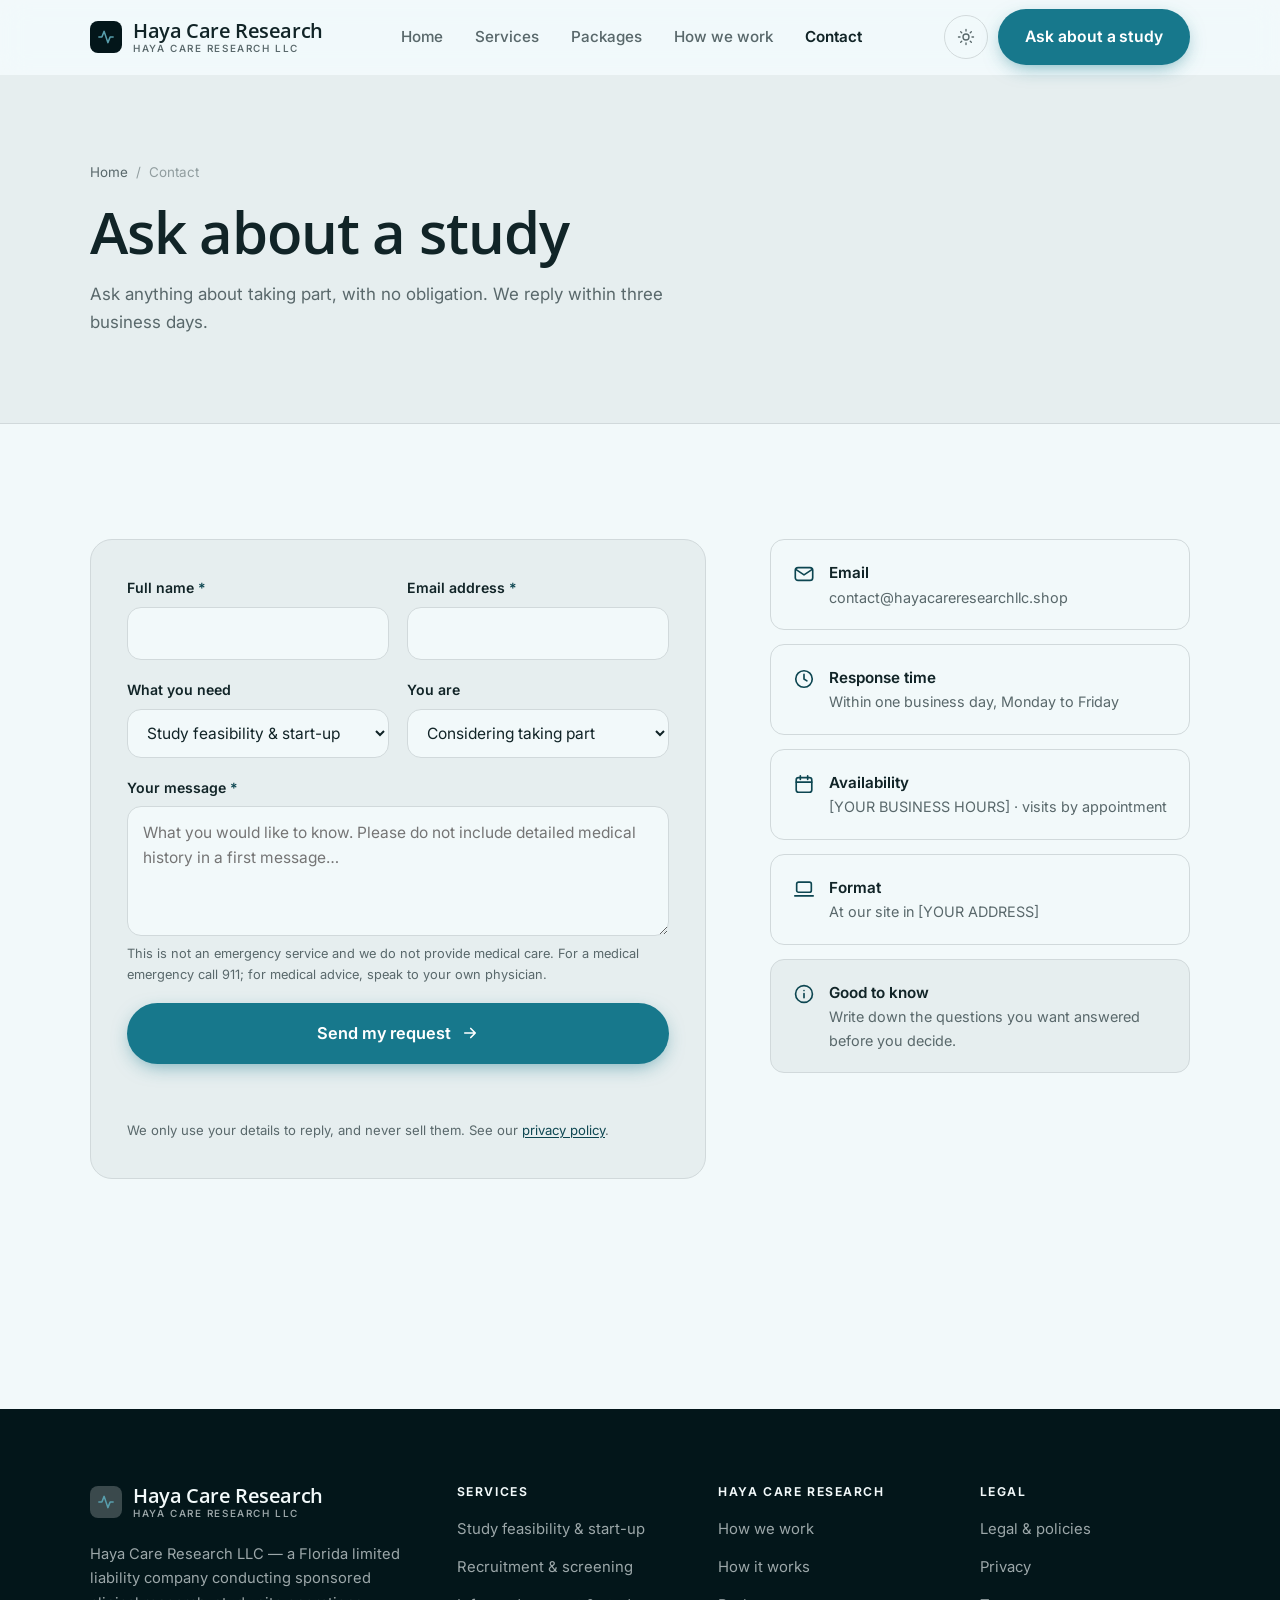
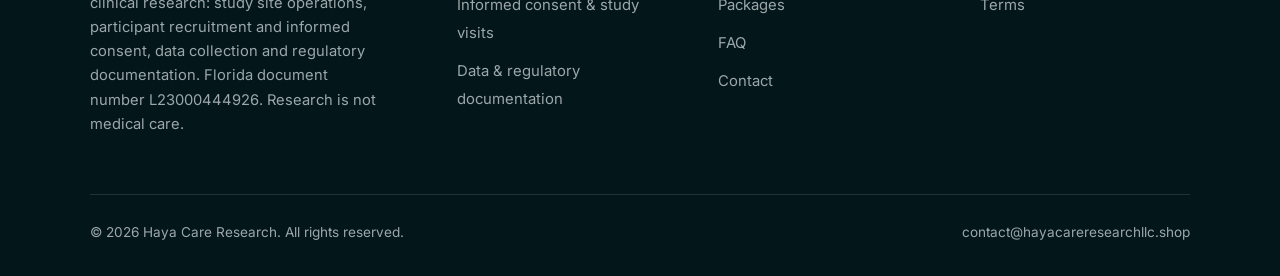
<file: contact.html>
<!DOCTYPE html>
<html lang="en" class="no-js">
<head>
<meta charset="utf-8">
<meta name="viewport" content="width=device-width, initial-scale=1">
<title>Contact — Haya Care Research</title>
<meta name="description" content="Contact Haya Care Research LLC about a study. We reply within three business days.">
<link rel="canonical" href="https://hayacareresearchllc.shop/contact.html">

<meta property="og:type" content="website">
<meta property="og:url" content="https://hayacareresearchllc.shop/contact.html">
<meta property="og:site_name" content="Haya Care Research">
<meta property="og:locale" content="en_US">
<meta property="og:title" content="Contact — Haya Care Research">
<meta property="og:description" content="Contact Haya Care Research LLC about a study. We reply within three business days.">
<meta name="theme-color" content="#03161a">

<link rel="icon" href="assets/img/favicon.svg" type="image/svg+xml">
<link rel="preconnect" href="https://fonts.googleapis.com">
<link rel="preconnect" href="https://fonts.gstatic.com" crossorigin>
<link rel="stylesheet" href="https://fonts.googleapis.com/css2?family=Open+Sans:wght@400..700&family=Inter:wght@400..700&display=swap">
<link rel="stylesheet" href="assets/css/style.css">

<!-- Thème appliqué avant le premier rendu (évite le flash) -->
<script>
document.documentElement.classList.remove('no-js');
(function(){try{var t=localStorage.getItem('site-theme');if(t){document.documentElement.setAttribute('data-theme',t);}}catch(e){}})();
</script>
</head>

<body>
<a class="skip-link" href="#main">Skip to main content</a>

<header class="site-header">
  <nav class="wrap nav" aria-label="Main navigation">
    <a class="brand" href="index.html">
      <svg class="brand__mark" viewBox="0 0 64 64" aria-hidden="true">
        <rect class="bm-bg" width="64" height="64" rx="16"/>
        <g class="bm-ic" transform="translate(14 14) scale(1.5)" fill="none" stroke-width="2.1" stroke-linecap="round" stroke-linejoin="round"><path d="M2.5 12h4l3-7.5 5 15 3-7.5h4"/></g>
      </svg>
      <span>Haya Care Research<span class="brand__sub">Haya Care Research LLC</span></span>
    </a>

    <ul class="nav__links" id="nav-links">
      <li><a href="index.html">Home</a></li>
      <li><a href="programs.html">Services</a></li>
      <li><a href="index.html#pricing">Packages</a></li>
      <li><a href="about.html">How we work</a></li>
      <li><a href="contact.html" aria-current="page">Contact</a></li>
      <li><a class="btn btn--primary" href="contact.html">Ask about a study</a></li>
    </ul>

    <div class="nav__cta">
      <button class="theme-toggle" type="button" aria-label="Switch to dark theme">
        <svg class="icon-sun" viewBox="0 0 24 24" fill="none" stroke="currentColor" stroke-width="1.8" stroke-linecap="round" aria-hidden="true"><circle cx="12" cy="12" r="4"/><path d="M12 2v2m0 16v2M2 12h2m16 0h2M4.9 4.9l1.4 1.4m11.4 11.4 1.4 1.4M19.1 4.9l-1.4 1.4M6.3 17.7l-1.4 1.4"/></svg>
        <svg class="icon-moon" viewBox="0 0 24 24" fill="none" stroke="currentColor" stroke-width="1.8" stroke-linecap="round" stroke-linejoin="round" aria-hidden="true"><path d="M21 12.8A9 9 0 1 1 11.2 3a7 7 0 0 0 9.8 9.8z"/></svg>
      </button>
      <a class="btn btn--primary" href="contact.html">Ask about a study</a>
      <button class="nav__toggle" type="button" aria-expanded="false" aria-controls="nav-links" aria-label="Open menu">
        <svg class="icon-open" viewBox="0 0 24 24" fill="none" stroke="currentColor" stroke-width="2" stroke-linecap="round" aria-hidden="true"><path d="M3 6h18M3 12h18M3 18h18"/></svg>
        <svg class="icon-close" viewBox="0 0 24 24" fill="none" stroke="currentColor" stroke-width="2" stroke-linecap="round" aria-hidden="true"><path d="M6 6l12 12M18 6L6 18"/></svg>
      </button>
    </div>
  </nav>
</header>

<main id="main">

<section class="page-head">
  <div class="wrap">
    <nav class="breadcrumb" aria-label="Breadcrumb">
      <a href="index.html">Home</a><span>/</span><span aria-current="page">Contact</span>
    </nav>
    <h1>Ask about a study</h1>
    <p>Ask anything about taking part, with no obligation. We reply within three business days.</p>
  </div>
</section>

<section class="section wrap">
  <div class="form-layout">

    <!--
      FORM: the action attribute holds a placeholder id. Create a free form at
      https://formspree.io and replace VOTRE_ID_FORMSPREE. Until then, the button
      opens the visitor's email app with a pre-filled message to contact@hayacareresearchllc.shop.
    -->
    <form class="form" id="contact-form" action="https://formspree.io/f/VOTRE_ID_FORMSPREE" method="POST"
          data-email="contact@hayacareresearchllc.shop" data-subject="Study enquiry"
          data-msg-mail="Your email app will open with the message ready to send." data-msg-sending="Sending…"
          data-msg-ok="Thanks! Your message is on its way. We reply within one business day." data-msg-err="Sending failed. Please email us directly at">
      <div class="form__row">
        <div class="field">
          <label for="nom">Full name <span class="req" aria-hidden="true">*</span></label>
          <input type="text" id="nom" name="nom" autocomplete="name" required>
        </div>
        <div class="field">
          <label for="email">Email address <span class="req" aria-hidden="true">*</span></label>
          <input type="email" id="email" name="email" autocomplete="email" required>
        </div>
      </div>

      <div class="form__row">
        <div class="field">
          <label for="programme">What you need</label>
          <select id="programme" name="programme">
            <option>Study feasibility &amp; start-up</option>
            <option>Recruitment &amp; screening</option>
            <option>Informed consent &amp; study visits</option>
            <option>Data &amp; regulatory documentation</option>
            <option>Not sure yet</option>
          </select>
        </div>
        <div class="field">
          <label for="niveau">You are</label>
          <select id="niveau" name="niveau">
            <option>Considering taking part</option>
            <option>A physician referring</option>
            <option>A sponsor or CRO</option>
            <option>Just asking questions</option>
          </select>
        </div>
      </div>

      <div class="field">
        <label for="message">Your message <span class="req" aria-hidden="true">*</span></label>
        <textarea id="message" name="message" required placeholder="What you would like to know. Please do not include detailed medical history in a first message…"></textarea>
        <span class="field__hint">This is not an emergency service and we do not provide medical care. For a medical emergency call 911; for medical advice, speak to your own physician.</span>
      </div>

      <!-- Bot trap: hidden from humans -->
      <div class="visually-hidden" aria-hidden="true">
        <label for="site-web">Leave this field empty</label>
        <input type="text" id="site-web" name="_gotcha" tabindex="-1" autocomplete="off">
      </div>

      <button class="btn btn--primary btn--lg" type="submit">Send my request <svg viewBox="0 0 24 24" fill="none" stroke="currentColor" stroke-width="2.2" stroke-linecap="round" stroke-linejoin="round" aria-hidden="true"><path d="M5 12h14M13 6l6 6-6 6"/></svg></button>

      <p id="form-status" class="form__status" role="status" aria-live="polite"></p>

      <p class="form__note">
        We only use your details to reply, and never sell them. See our <a href="legal.html#privacy">privacy policy</a>.
      </p>
    </form>

    <aside class="contact-aside">
      <div class="contact-card">
        <svg viewBox="0 0 24 24" fill="none" stroke="currentColor" stroke-width="1.8" stroke-linecap="round" stroke-linejoin="round" aria-hidden="true"><rect x="2.5" y="5" width="19" height="14" rx="3"/><path d="M3 7l9 6 9-6"/></svg>
        <div><b>Email</b><a href="mailto:contact@hayacareresearchllc.shop">contact@hayacareresearchllc.shop</a></div>
      </div>
      <div class="contact-card">
        <svg viewBox="0 0 24 24" fill="none" stroke="currentColor" stroke-width="1.8" stroke-linecap="round" stroke-linejoin="round" aria-hidden="true"><circle cx="12" cy="12" r="9"/><path d="M12 7v5l3.2 2"/></svg>
        <div><b>Response time</b><span>Within one business day, Monday to Friday</span></div>
      </div>
      <div class="contact-card">
        <svg viewBox="0 0 24 24" fill="none" stroke="currentColor" stroke-width="1.8" stroke-linecap="round" stroke-linejoin="round" aria-hidden="true"><rect x="3.5" y="5" width="17" height="16" rx="2.5"/><path d="M8 3v4M16 3v4M3.5 10h17"/></svg>
        <div><b>Availability</b><span>[YOUR BUSINESS HOURS] · visits by appointment</span></div>
      </div>
      <div class="contact-card">
        <svg viewBox="0 0 24 24" fill="none" stroke="currentColor" stroke-width="1.8" stroke-linecap="round" stroke-linejoin="round" aria-hidden="true"><rect x="4" y="4.5" width="16" height="11" rx="2"/><path d="M2 19.5h20"/></svg>
        <div><b>Format</b><span>At our site in [YOUR ADDRESS]</span></div>
      </div>
      <div class="contact-card contact-card--soft">
        <svg viewBox="0 0 24 24" fill="none" stroke="currentColor" stroke-width="1.8" stroke-linecap="round" stroke-linejoin="round" aria-hidden="true"><circle cx="12" cy="12" r="9.2"/><path d="M12 16v-4.5M12 8.2v.1"/></svg>
        <div><b>Good to know</b><span>Write down the questions you want answered before you decide.</span></div>
      </div>
    </aside>

  </div>
</section>

</main>

<footer class="site-footer">
  <div class="wrap">
    <div class="footer__grid">
      <div class="footer__brand">
        <a class="brand" href="index.html">
          <svg class="brand__mark" viewBox="0 0 64 64" aria-hidden="true">
        <rect class="bm-bg" width="64" height="64" rx="16"/>
        <g class="bm-ic" transform="translate(14 14) scale(1.5)" fill="none" stroke-width="2.1" stroke-linecap="round" stroke-linejoin="round"><path d="M2.5 12h4l3-7.5 5 15 3-7.5h4"/></g>
      </svg>
          <span>Haya Care Research<span class="brand__sub">Haya Care Research LLC</span></span>
        </a>
        <p>Haya Care Research LLC — a Florida limited liability company conducting sponsored clinical research: study site operations, participant recruitment and informed consent, data collection and regulatory documentation. Florida document number L23000444926. Research is not medical care.</p>
      </div>

      <div class="footer__col">
        <h4>Services</h4>
        <ul>
          <li><a href="programs.html#feasibility">Study feasibility &amp; start-up</a></li>
          <li><a href="programs.html#recruitment">Recruitment &amp; screening</a></li>
          <li><a href="programs.html#consent">Informed consent &amp; study visits</a></li>
          <li><a href="programs.html#data">Data &amp; regulatory documentation</a></li>
        </ul>
      </div>

      <div class="footer__col">
        <h4>Haya Care Research</h4>
        <ul>
          <li><a href="about.html">How we work</a></li>
          <li><a href="index.html#how-it-works">How it works</a></li>
          <li><a href="index.html#pricing">Packages</a></li>
          <li><a href="index.html#faq">FAQ</a></li>
          <li><a href="contact.html">Contact</a></li>
        </ul>
      </div>

      <div class="footer__col">
        <h4>Legal</h4>
        <ul>
          <li><a href="legal.html">Legal &amp; policies</a></li>
          <li><a href="legal.html#privacy">Privacy</a></li>
          <li><a href="legal.html#terms">Terms</a></li>
        </ul>
      </div>
    </div>

    <div class="footer__bottom">
      <p>© <span data-year>2026</span> Haya Care Research. All rights reserved.</p>
      <p><a href="mailto:contact@hayacareresearchllc.shop">contact@hayacareresearchllc.shop</a></p>
    </div>
  </div>
</footer>

<script src="assets/js/main.js" defer></script>
</body>
</html>
</file>
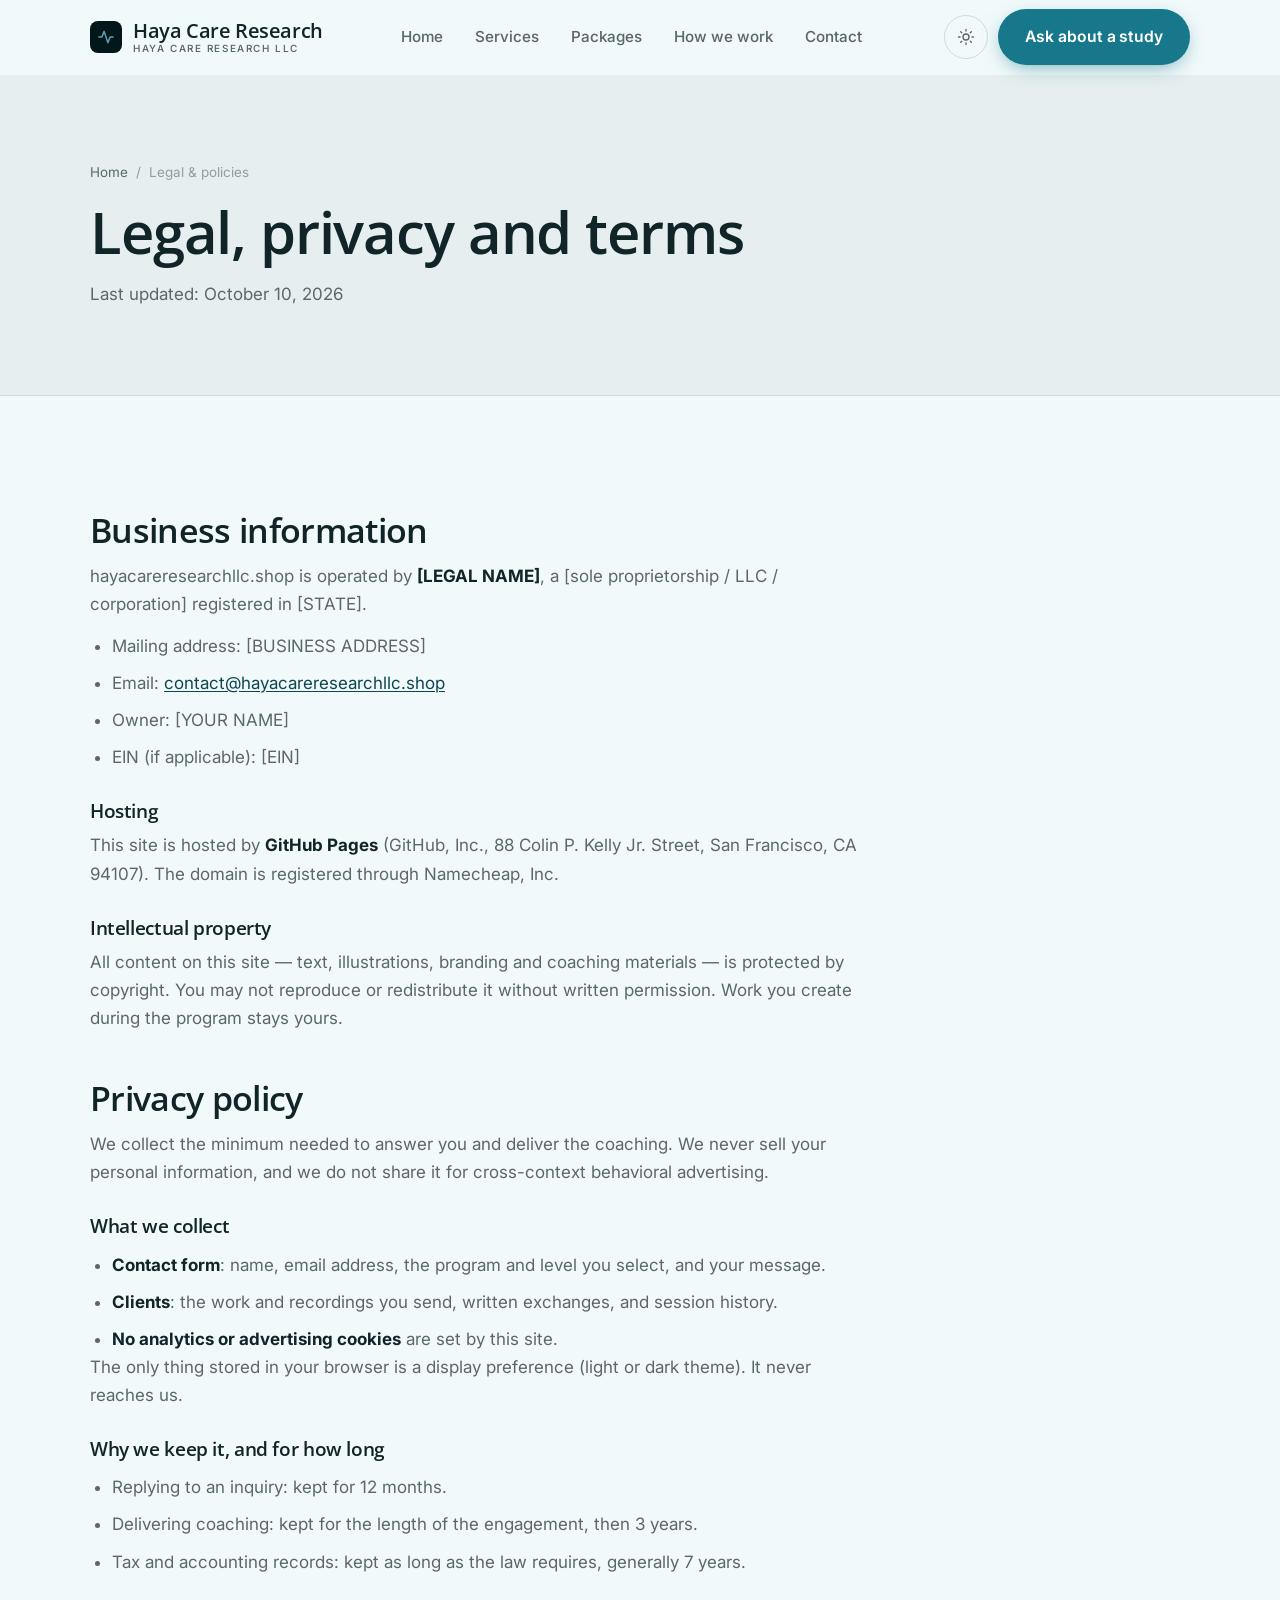
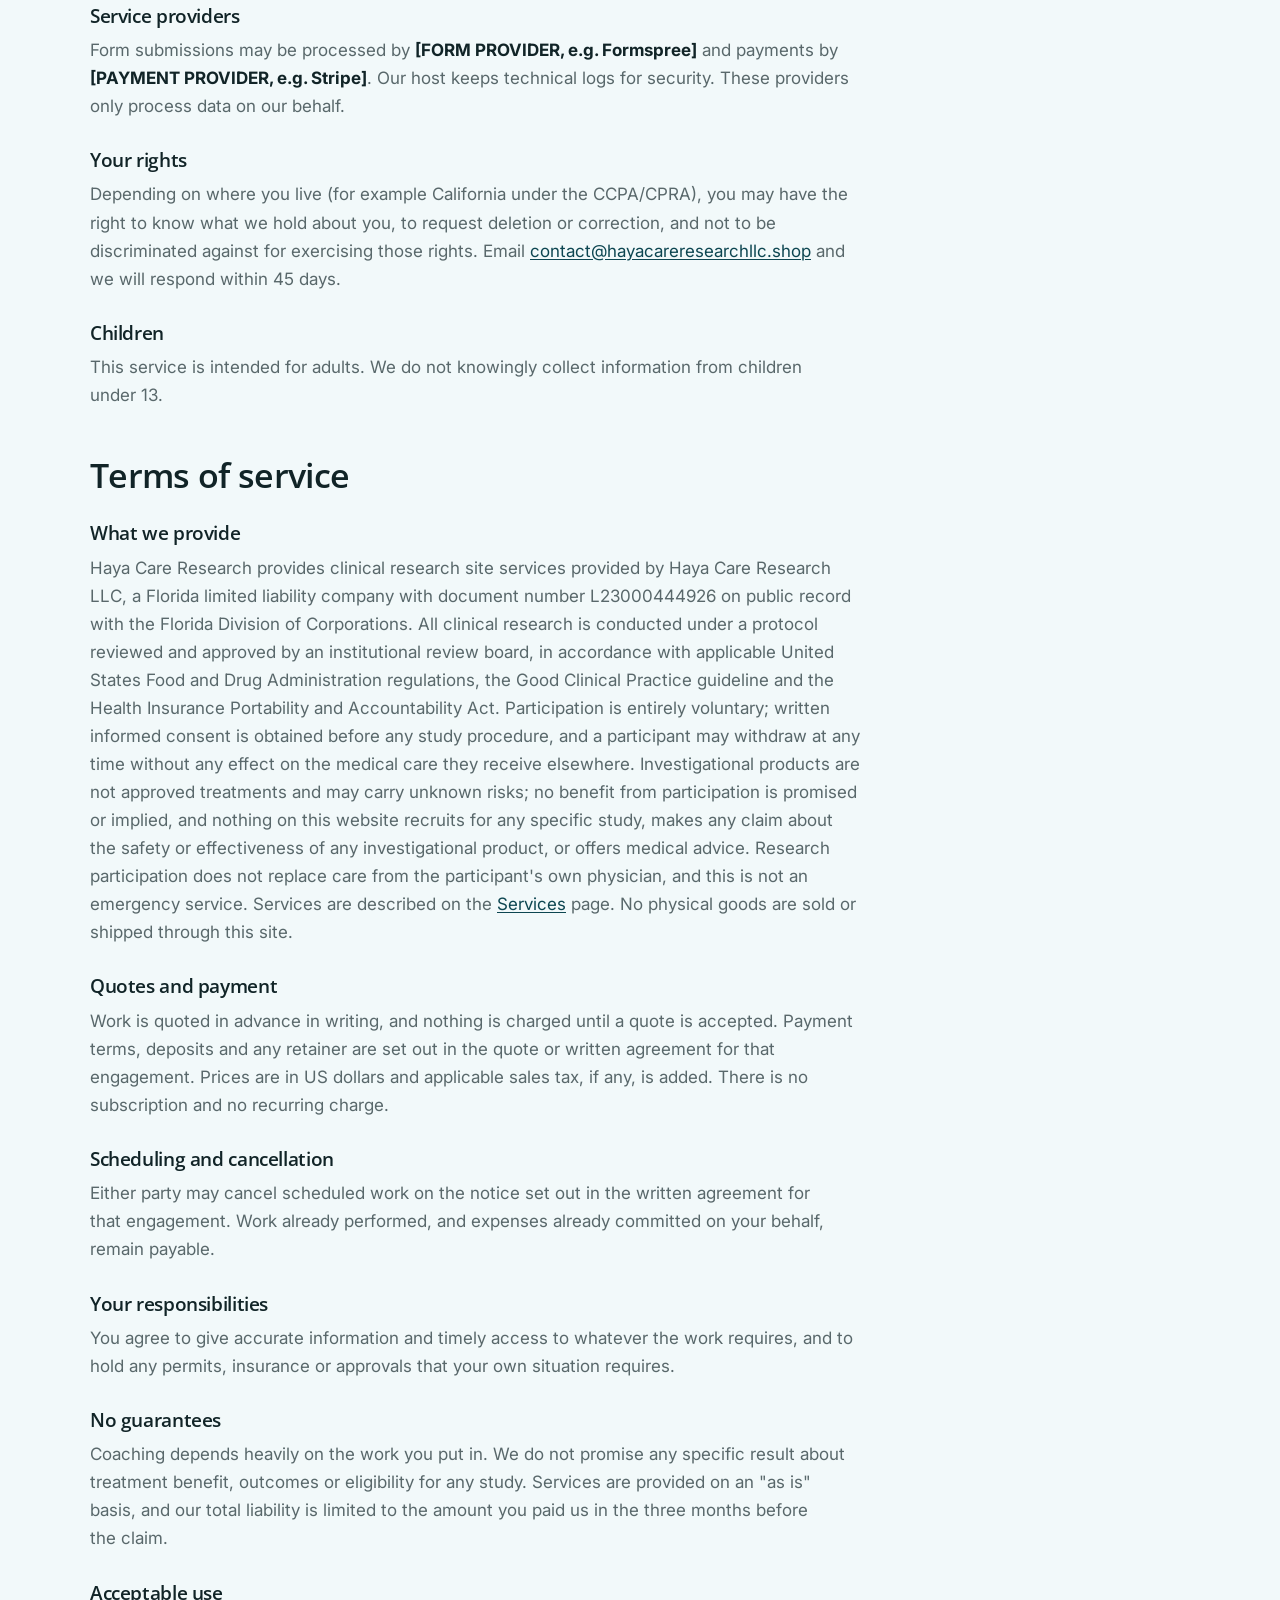
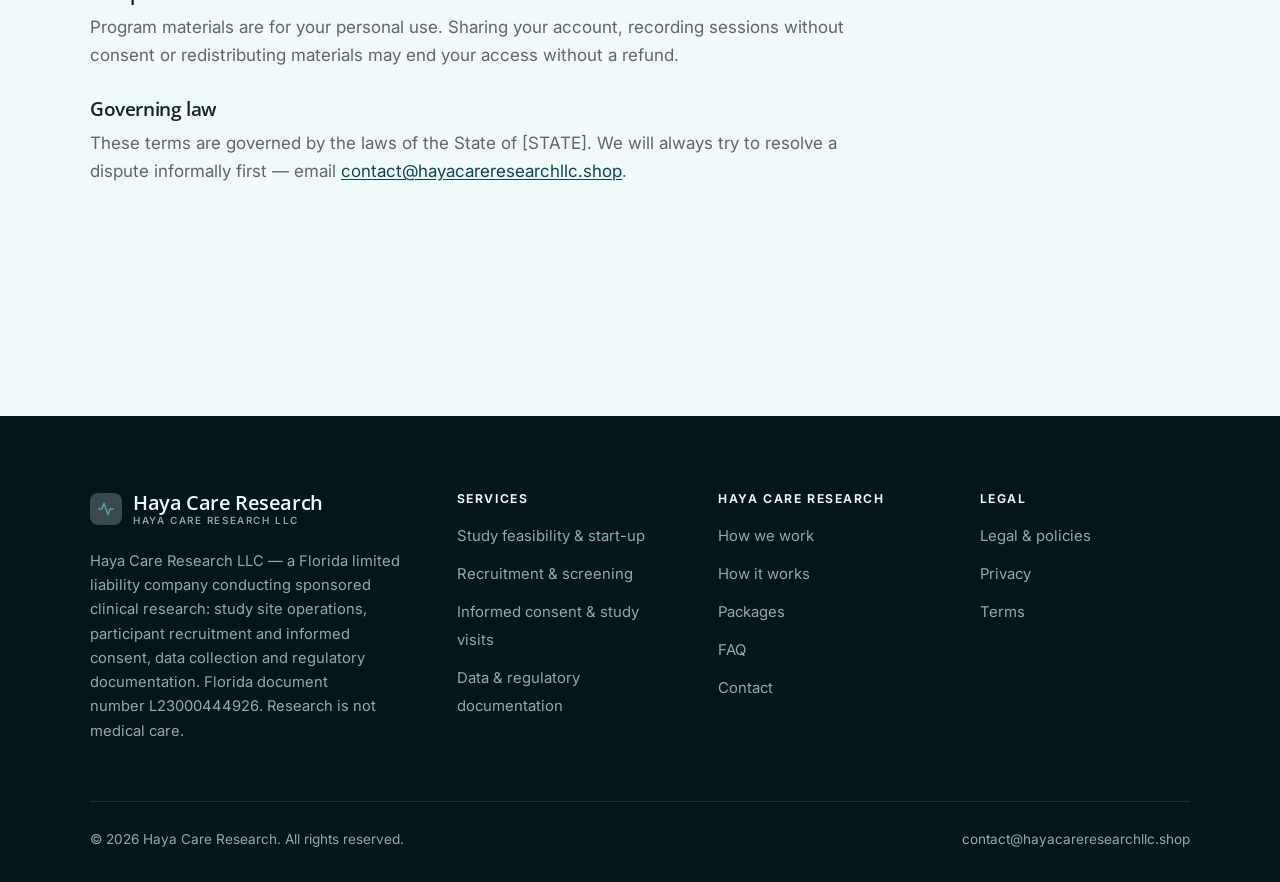
<file: legal.html>
<!DOCTYPE html>
<html lang="en" class="no-js">
<head>
<meta charset="utf-8">
<meta name="viewport" content="width=device-width, initial-scale=1">
<title>Legal, privacy and terms — Haya Care Research</title>
<meta name="description" content="Business information, privacy policy and terms of service for Haya Care Research.">
<meta name="robots" content="noindex">

<meta property="og:type" content="website">
<meta property="og:url" content="https://hayacareresearchllc.shop/legal.html">
<meta property="og:site_name" content="Haya Care Research">
<meta property="og:locale" content="en_US">
<meta property="og:title" content="Legal, privacy and terms — Haya Care Research">
<meta property="og:description" content="Business information, privacy policy and terms of service for Haya Care Research.">
<meta name="theme-color" content="#03161a">

<link rel="icon" href="assets/img/favicon.svg" type="image/svg+xml">
<link rel="preconnect" href="https://fonts.googleapis.com">
<link rel="preconnect" href="https://fonts.gstatic.com" crossorigin>
<link rel="stylesheet" href="https://fonts.googleapis.com/css2?family=Open+Sans:wght@400..700&family=Inter:wght@400..700&display=swap">
<link rel="stylesheet" href="assets/css/style.css">

<!-- Thème appliqué avant le premier rendu (évite le flash) -->
<script>
document.documentElement.classList.remove('no-js');
(function(){try{var t=localStorage.getItem('site-theme');if(t){document.documentElement.setAttribute('data-theme',t);}}catch(e){}})();
</script>
</head>

<body>
<a class="skip-link" href="#main">Skip to main content</a>

<header class="site-header">
  <nav class="wrap nav" aria-label="Main navigation">
    <a class="brand" href="index.html">
      <svg class="brand__mark" viewBox="0 0 64 64" aria-hidden="true">
        <rect class="bm-bg" width="64" height="64" rx="16"/>
        <g class="bm-ic" transform="translate(14 14) scale(1.5)" fill="none" stroke-width="2.1" stroke-linecap="round" stroke-linejoin="round"><path d="M2.5 12h4l3-7.5 5 15 3-7.5h4"/></g>
      </svg>
      <span>Haya Care Research<span class="brand__sub">Haya Care Research LLC</span></span>
    </a>

    <ul class="nav__links" id="nav-links">
      <li><a href="index.html">Home</a></li>
      <li><a href="programs.html">Services</a></li>
      <li><a href="index.html#pricing">Packages</a></li>
      <li><a href="about.html">How we work</a></li>
      <li><a href="contact.html">Contact</a></li>
      <li><a class="btn btn--primary" href="contact.html">Ask about a study</a></li>
    </ul>

    <div class="nav__cta">
      <button class="theme-toggle" type="button" aria-label="Switch to dark theme">
        <svg class="icon-sun" viewBox="0 0 24 24" fill="none" stroke="currentColor" stroke-width="1.8" stroke-linecap="round" aria-hidden="true"><circle cx="12" cy="12" r="4"/><path d="M12 2v2m0 16v2M2 12h2m16 0h2M4.9 4.9l1.4 1.4m11.4 11.4 1.4 1.4M19.1 4.9l-1.4 1.4M6.3 17.7l-1.4 1.4"/></svg>
        <svg class="icon-moon" viewBox="0 0 24 24" fill="none" stroke="currentColor" stroke-width="1.8" stroke-linecap="round" stroke-linejoin="round" aria-hidden="true"><path d="M21 12.8A9 9 0 1 1 11.2 3a7 7 0 0 0 9.8 9.8z"/></svg>
      </button>
      <a class="btn btn--primary" href="contact.html">Ask about a study</a>
      <button class="nav__toggle" type="button" aria-expanded="false" aria-controls="nav-links" aria-label="Open menu">
        <svg class="icon-open" viewBox="0 0 24 24" fill="none" stroke="currentColor" stroke-width="2" stroke-linecap="round" aria-hidden="true"><path d="M3 6h18M3 12h18M3 18h18"/></svg>
        <svg class="icon-close" viewBox="0 0 24 24" fill="none" stroke="currentColor" stroke-width="2" stroke-linecap="round" aria-hidden="true"><path d="M6 6l12 12M18 6L6 18"/></svg>
      </button>
    </div>
  </nav>
</header>

<main id="main">

<section class="page-head">
  <div class="wrap">
    <nav class="breadcrumb" aria-label="Breadcrumb">
      <a href="index.html">Home</a><span>/</span><span aria-current="page">Legal &amp; policies</span>
    </nav>
    <h1>Legal, privacy and terms</h1>
    <p>Last updated: <time datetime="2026-10-10">October 10, 2026</time></p>
  </div>
</section>

<section class="section wrap">
  <div class="prose">

    <!--
      TO DO: this is a skeleton, not legal advice. Replace every [BRACKET] with
      your real details before selling, and have a lawyer review it if you can.
      Consumer protection rules differ by state.
    -->

    <h2 id="business">Business information</h2>
    <p>
      hayacareresearchllc.shop is operated by <strong>[LEGAL NAME]</strong>, a [sole proprietorship / LLC / corporation]
      registered in [STATE].
    </p>
    <ul>
      <li>Mailing address: [BUSINESS ADDRESS]</li>
      <li>Email: <a href="mailto:contact@hayacareresearchllc.shop">contact@hayacareresearchllc.shop</a></li>
      <li>Owner: [YOUR NAME]</li>
      <li>EIN (if applicable): [EIN]</li>
    </ul>

    <h3>Hosting</h3>
    <p>
      This site is hosted by <strong>GitHub Pages</strong> (GitHub, Inc., 88 Colin P. Kelly Jr. Street,
      San Francisco, CA 94107). The domain is registered through Namecheap, Inc.
    </p>

    <h3>Intellectual property</h3>
    <p>
      All content on this site — text, illustrations, branding and coaching materials — is protected by
      copyright. You may not reproduce or redistribute it without written permission. Work you create during
      the program stays yours.
    </p>

    <h2 id="privacy">Privacy policy</h2>
    <p>
      We collect the minimum needed to answer you and deliver the coaching. We never sell your personal
      information, and we do not share it for cross-context behavioral advertising.
    </p>
    <h3>What we collect</h3>
    <ul>
      <li><strong>Contact form</strong>: name, email address, the program and level you select, and your message.</li>
      <li><strong>Clients</strong>: the work and recordings you send, written exchanges, and session history.</li>
      <li><strong>No analytics or advertising cookies</strong> are set by this site.</li>
    </ul>
    <p>
      The only thing stored in your browser is a display preference (light or dark theme). It never reaches us.
    </p>
    <h3>Why we keep it, and for how long</h3>
    <ul>
      <li>Replying to an inquiry: kept for 12 months.</li>
      <li>Delivering coaching: kept for the length of the engagement, then 3 years.</li>
      <li>Tax and accounting records: kept as long as the law requires, generally 7 years.</li>
    </ul>
    <h3>Service providers</h3>
    <p>
      Form submissions may be processed by <strong>[FORM PROVIDER, e.g. Formspree]</strong> and payments by
      <strong>[PAYMENT PROVIDER, e.g. Stripe]</strong>. Our host keeps technical logs for security. These
      providers only process data on our behalf.
    </p>
    <h3>Your rights</h3>
    <p>
      Depending on where you live (for example California under the CCPA/CPRA), you may have the right to
      know what we hold about you, to request deletion or correction, and not to be discriminated against for
      exercising those rights. Email <a href="mailto:contact@hayacareresearchllc.shop">contact@hayacareresearchllc.shop</a> and we will respond within 45 days.
    </p>
    <h3>Children</h3>
    <p>
      This service is intended for adults. We do not knowingly collect information from children under 13.
    </p>

    <h2 id="terms">Terms of service</h2>
    <h3>What we provide</h3>
    <p>
      Haya Care Research provides clinical research site services provided by Haya Care Research LLC, a Florida limited liability company with document number L23000444926 on public record with the Florida Division of Corporations. All clinical research is conducted under a protocol reviewed and approved by an institutional review board, in accordance with applicable United States Food and Drug Administration regulations, the Good Clinical Practice guideline and the Health Insurance Portability and Accountability Act. Participation is entirely voluntary; written informed consent is obtained before any study procedure, and a participant may withdraw at any time without any effect on the medical care they receive elsewhere. Investigational products are not approved treatments and may carry unknown risks; no benefit from participation is promised or implied, and nothing on this website recruits for any specific study, makes any claim about the safety or effectiveness of any investigational product, or offers medical advice. Research participation does not replace care from the participant's own physician, and this is not an emergency service. Services are described on the
      <a href="programs.html">Services</a> page. No physical goods are sold or shipped through this site.
    </p>
    <h3>Quotes and payment</h3>
    <p>
      Work is quoted in advance in writing, and nothing is charged until a quote is accepted. Payment terms,
      deposits and any retainer are set out in the quote or written agreement for that engagement. Prices are in
      US dollars and applicable sales tax, if any, is added. There is no subscription and no recurring charge.
    </p>
    <h3>Scheduling and cancellation</h3>
    <p>
      Either party may cancel scheduled work on the notice set out in the written agreement for that engagement.
      Work already performed, and expenses already committed on your behalf, remain payable.
    </p>
    <h3>Your responsibilities</h3>
    <p>
      You agree to give accurate information and timely access to whatever the work requires, and to hold any
      permits, insurance or approvals that your own situation requires.
    </p>

    <h3>No guarantees</h3>
    <p>
      Coaching depends heavily on the work you put in. We do not promise any specific result
      about treatment benefit, outcomes or eligibility for any study. Services are provided on an "as is" basis, and our total
      liability is limited to the amount you paid us in the three months before the claim.
    </p>
    <h3>Acceptable use</h3>
    <p>
      Program materials are for your personal use. Sharing your account, recording sessions without consent
      or redistributing materials may end your access without a refund.
    </p>
    <h3>Governing law</h3>
    <p>
      These terms are governed by the laws of the State of [STATE]. We will always try to resolve a dispute
      informally first — email <a href="mailto:contact@hayacareresearchllc.shop">contact@hayacareresearchllc.shop</a>.
    </p>

  </div>
</section>

</main>

<footer class="site-footer">
  <div class="wrap">
    <div class="footer__grid">
      <div class="footer__brand">
        <a class="brand" href="index.html">
          <svg class="brand__mark" viewBox="0 0 64 64" aria-hidden="true">
        <rect class="bm-bg" width="64" height="64" rx="16"/>
        <g class="bm-ic" transform="translate(14 14) scale(1.5)" fill="none" stroke-width="2.1" stroke-linecap="round" stroke-linejoin="round"><path d="M2.5 12h4l3-7.5 5 15 3-7.5h4"/></g>
      </svg>
          <span>Haya Care Research<span class="brand__sub">Haya Care Research LLC</span></span>
        </a>
        <p>Haya Care Research LLC — a Florida limited liability company conducting sponsored clinical research: study site operations, participant recruitment and informed consent, data collection and regulatory documentation. Florida document number L23000444926. Research is not medical care.</p>
      </div>

      <div class="footer__col">
        <h4>Services</h4>
        <ul>
          <li><a href="programs.html#feasibility">Study feasibility &amp; start-up</a></li>
          <li><a href="programs.html#recruitment">Recruitment &amp; screening</a></li>
          <li><a href="programs.html#consent">Informed consent &amp; study visits</a></li>
          <li><a href="programs.html#data">Data &amp; regulatory documentation</a></li>
        </ul>
      </div>

      <div class="footer__col">
        <h4>Haya Care Research</h4>
        <ul>
          <li><a href="about.html">How we work</a></li>
          <li><a href="index.html#how-it-works">How it works</a></li>
          <li><a href="index.html#pricing">Packages</a></li>
          <li><a href="index.html#faq">FAQ</a></li>
          <li><a href="contact.html">Contact</a></li>
        </ul>
      </div>

      <div class="footer__col">
        <h4>Legal</h4>
        <ul>
          <li><a href="legal.html">Legal &amp; policies</a></li>
          <li><a href="legal.html#privacy">Privacy</a></li>
          <li><a href="legal.html#terms">Terms</a></li>
        </ul>
      </div>
    </div>

    <div class="footer__bottom">
      <p>© <span data-year>2026</span> Haya Care Research. All rights reserved.</p>
      <p><a href="mailto:contact@hayacareresearchllc.shop">contact@hayacareresearchllc.shop</a></p>
    </div>
  </div>
</footer>

<script src="assets/js/main.js" defer></script>
</body>
</html>
</file>
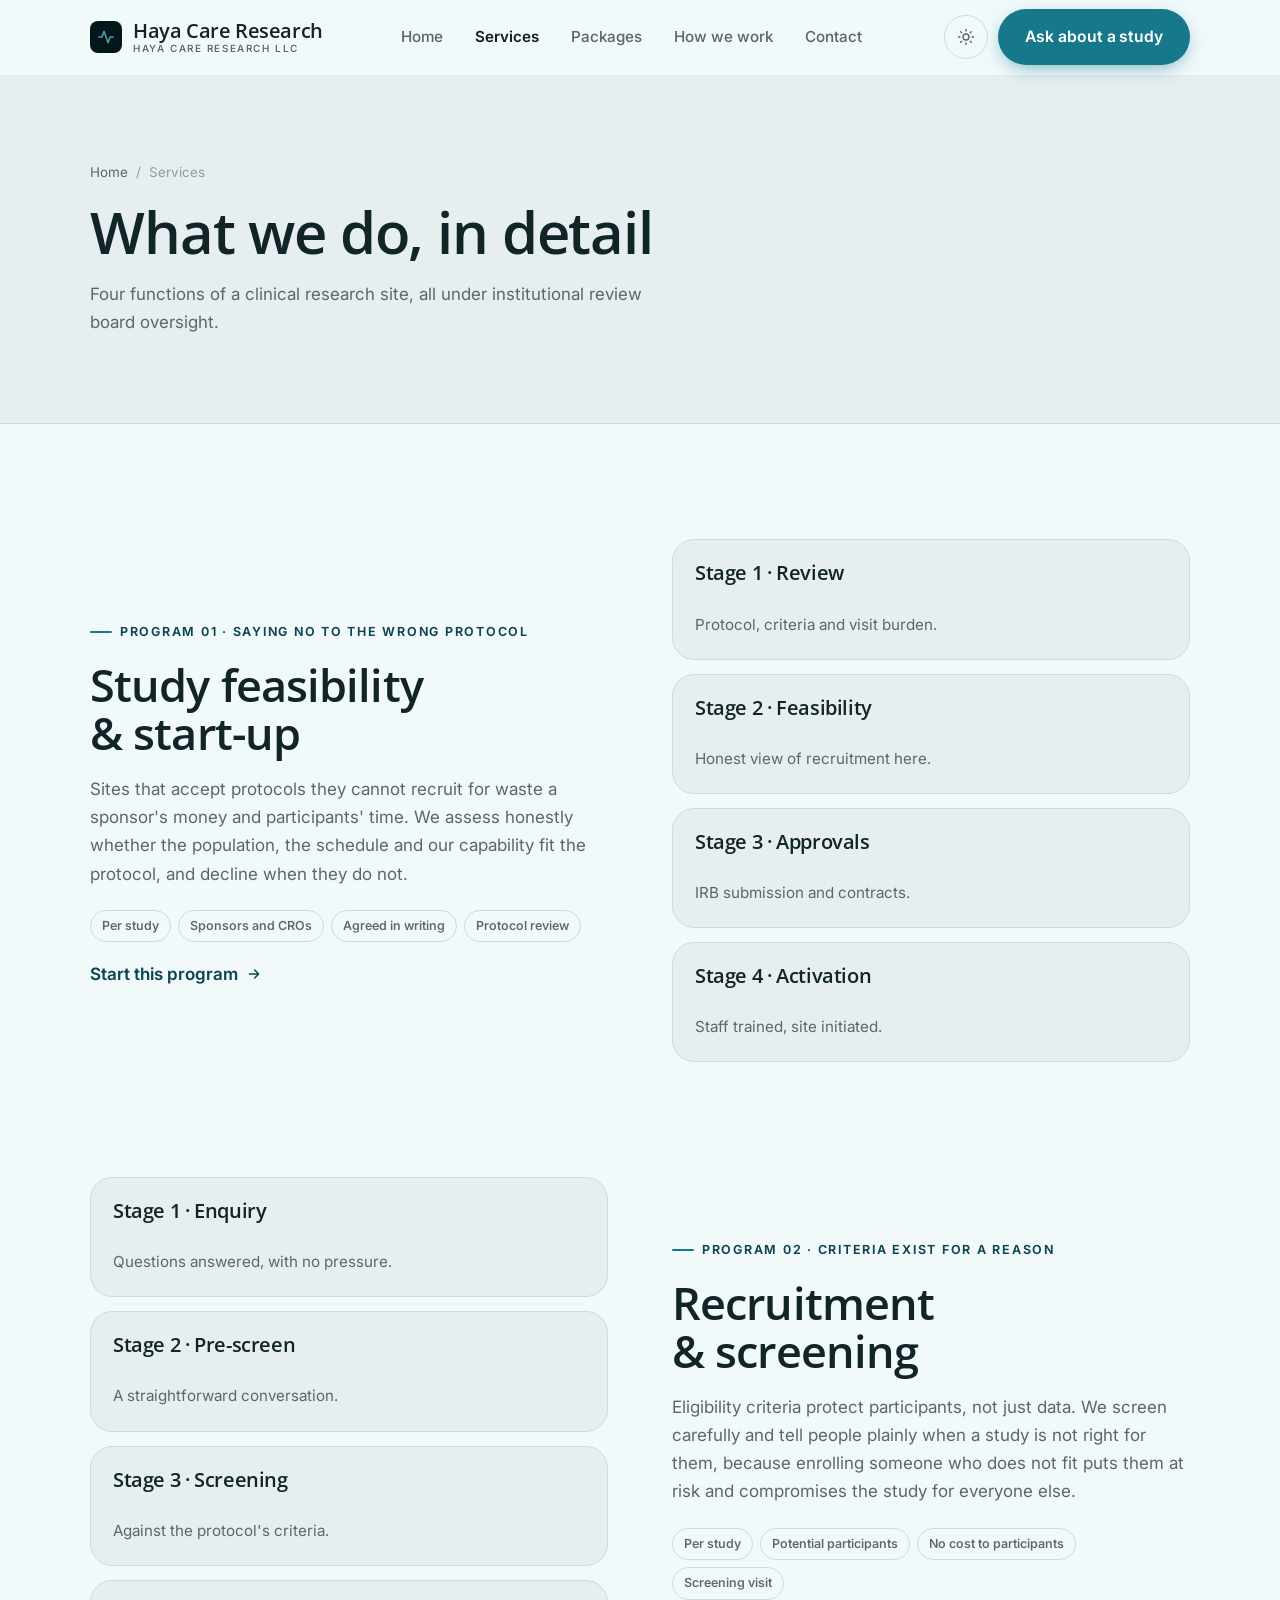
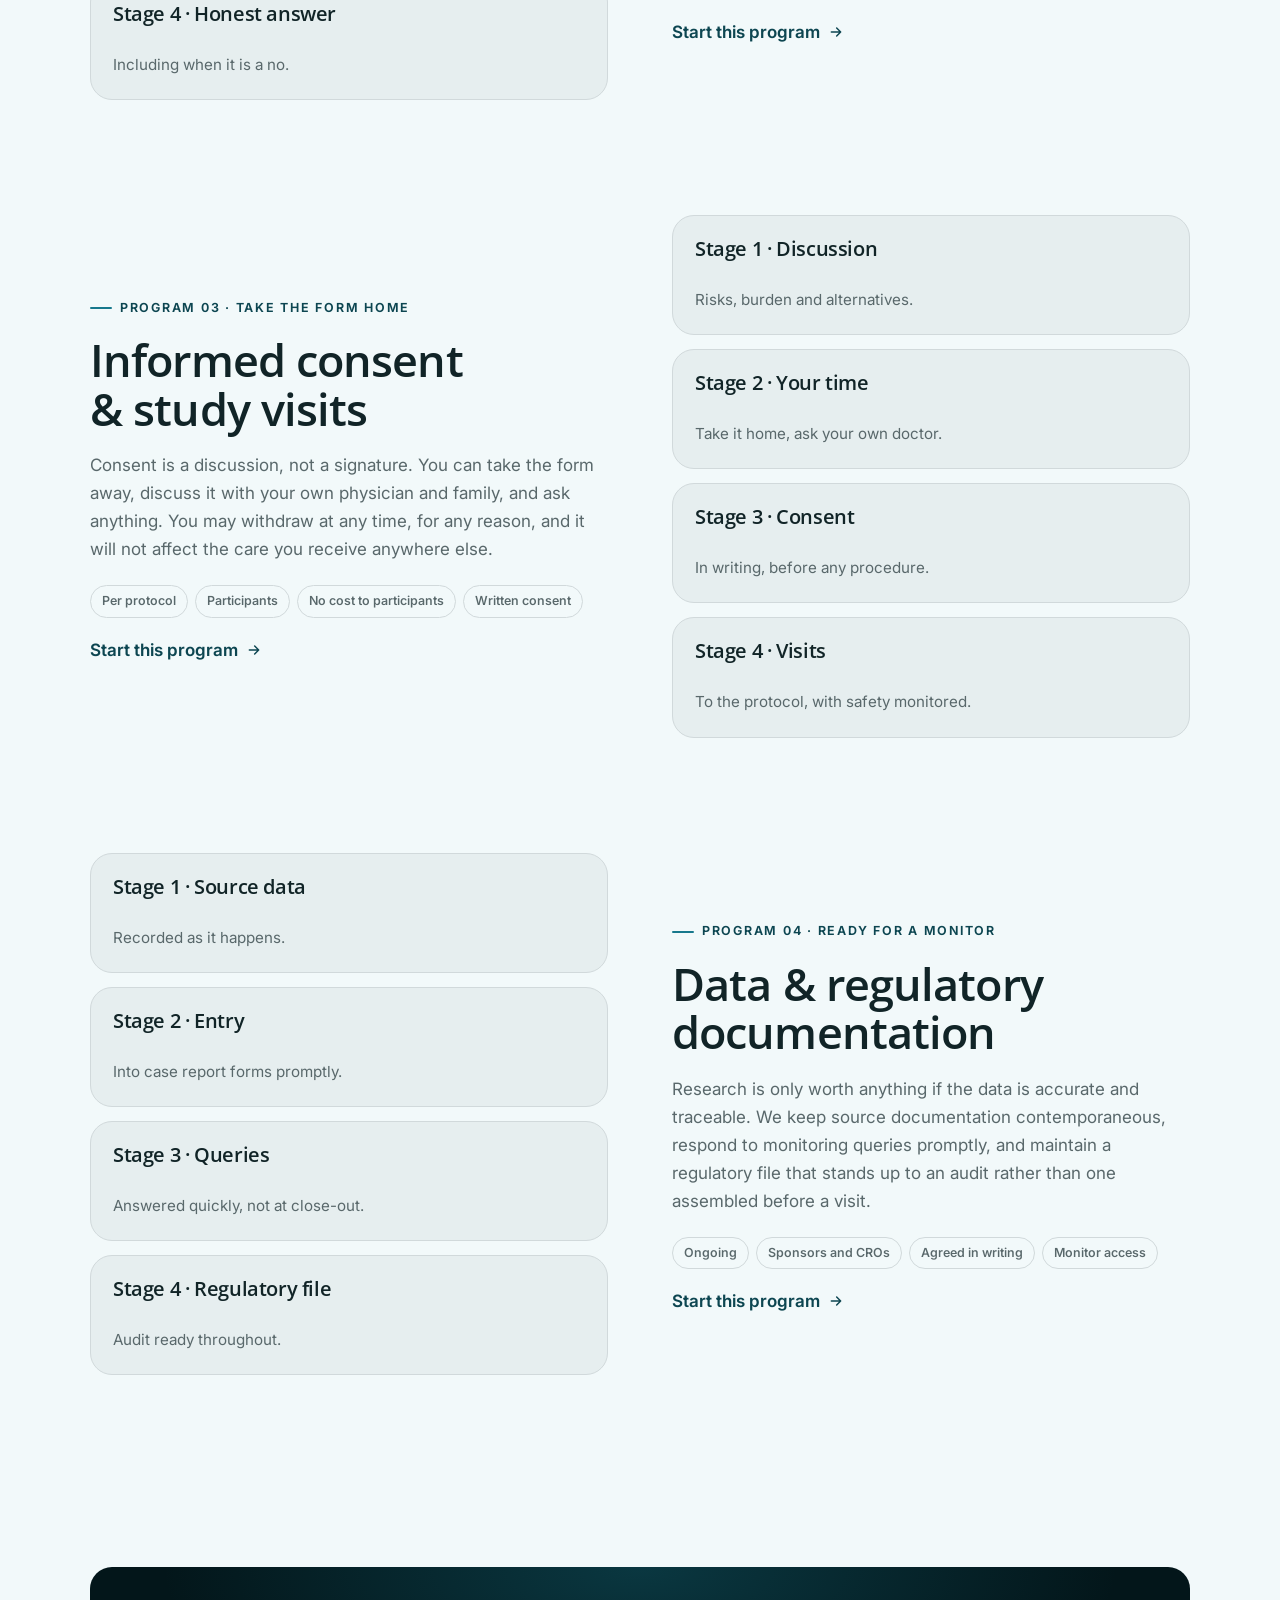
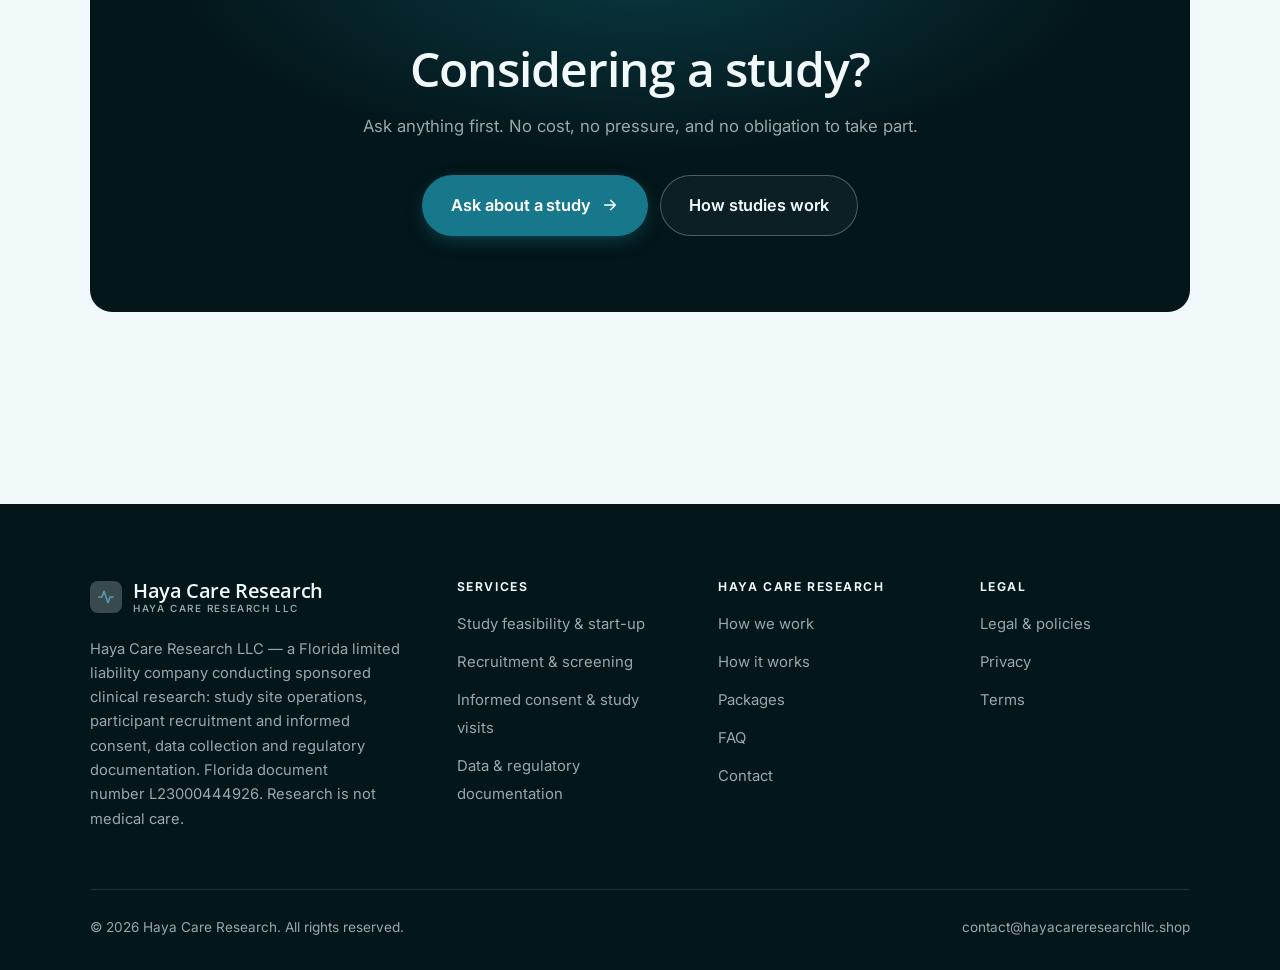
<file: programs.html>
<!DOCTYPE html>
<html lang="en" class="no-js">
<head>
<meta charset="utf-8">
<meta name="viewport" content="width=device-width, initial-scale=1">
<title>Services — Haya Care Research</title>
<meta name="description" content="What Haya Care Research LLC does: study feasibility and start-up, recruitment and screening, informed consent and study visits, and data and regulatory documentation.">
<link rel="canonical" href="https://hayacareresearchllc.shop/programs.html">

<meta property="og:type" content="website">
<meta property="og:url" content="https://hayacareresearchllc.shop/programs.html">
<meta property="og:site_name" content="Haya Care Research">
<meta property="og:locale" content="en_US">
<meta property="og:title" content="Services — Haya Care Research">
<meta property="og:description" content="What Haya Care Research LLC does: study feasibility and start-up, recruitment and screening, informed consent and study visits, and data and regulatory documentation.">
<meta name="theme-color" content="#03161a">

<link rel="icon" href="assets/img/favicon.svg" type="image/svg+xml">
<link rel="preconnect" href="https://fonts.googleapis.com">
<link rel="preconnect" href="https://fonts.gstatic.com" crossorigin>
<link rel="stylesheet" href="https://fonts.googleapis.com/css2?family=Open+Sans:wght@400..700&family=Inter:wght@400..700&display=swap">
<link rel="stylesheet" href="assets/css/style.css">

<!-- Thème appliqué avant le premier rendu (évite le flash) -->
<script>
document.documentElement.classList.remove('no-js');
(function(){try{var t=localStorage.getItem('site-theme');if(t){document.documentElement.setAttribute('data-theme',t);}}catch(e){}})();
</script>
</head>

<body>
<a class="skip-link" href="#main">Skip to main content</a>

<header class="site-header">
  <nav class="wrap nav" aria-label="Main navigation">
    <a class="brand" href="index.html">
      <svg class="brand__mark" viewBox="0 0 64 64" aria-hidden="true">
        <rect class="bm-bg" width="64" height="64" rx="16"/>
        <g class="bm-ic" transform="translate(14 14) scale(1.5)" fill="none" stroke-width="2.1" stroke-linecap="round" stroke-linejoin="round"><path d="M2.5 12h4l3-7.5 5 15 3-7.5h4"/></g>
      </svg>
      <span>Haya Care Research<span class="brand__sub">Haya Care Research LLC</span></span>
    </a>

    <ul class="nav__links" id="nav-links">
      <li><a href="index.html">Home</a></li>
      <li><a href="programs.html" aria-current="page">Services</a></li>
      <li><a href="index.html#pricing">Packages</a></li>
      <li><a href="about.html">How we work</a></li>
      <li><a href="contact.html">Contact</a></li>
      <li><a class="btn btn--primary" href="contact.html">Ask about a study</a></li>
    </ul>

    <div class="nav__cta">
      <button class="theme-toggle" type="button" aria-label="Switch to dark theme">
        <svg class="icon-sun" viewBox="0 0 24 24" fill="none" stroke="currentColor" stroke-width="1.8" stroke-linecap="round" aria-hidden="true"><circle cx="12" cy="12" r="4"/><path d="M12 2v2m0 16v2M2 12h2m16 0h2M4.9 4.9l1.4 1.4m11.4 11.4 1.4 1.4M19.1 4.9l-1.4 1.4M6.3 17.7l-1.4 1.4"/></svg>
        <svg class="icon-moon" viewBox="0 0 24 24" fill="none" stroke="currentColor" stroke-width="1.8" stroke-linecap="round" stroke-linejoin="round" aria-hidden="true"><path d="M21 12.8A9 9 0 1 1 11.2 3a7 7 0 0 0 9.8 9.8z"/></svg>
      </button>
      <a class="btn btn--primary" href="contact.html">Ask about a study</a>
      <button class="nav__toggle" type="button" aria-expanded="false" aria-controls="nav-links" aria-label="Open menu">
        <svg class="icon-open" viewBox="0 0 24 24" fill="none" stroke="currentColor" stroke-width="2" stroke-linecap="round" aria-hidden="true"><path d="M3 6h18M3 12h18M3 18h18"/></svg>
        <svg class="icon-close" viewBox="0 0 24 24" fill="none" stroke="currentColor" stroke-width="2" stroke-linecap="round" aria-hidden="true"><path d="M6 6l12 12M18 6L6 18"/></svg>
      </button>
    </div>
  </nav>
</header>

<main id="main">

<section class="page-head">
  <div class="wrap">
    <nav class="breadcrumb" aria-label="Breadcrumb">
      <a href="index.html">Home</a><span>/</span><span aria-current="page">Services</span>
    </nav>
    <h1>What we do, in detail</h1>
    <p>Four functions of a clinical research site, all under institutional review board oversight.</p>
  </div>
</section>

<section class="section wrap" id="feasibility">
  <div class="split reveal">
    <div>
      <span class="eyebrow">Program 01 · Saying no to the wrong protocol</span>
      <h2>Study feasibility &amp; start-up</h2>
      <p>Sites that accept protocols they cannot recruit for waste a sponsor's money and participants' time. We assess honestly whether the population, the schedule and our capability fit the protocol, and decline when they do not.</p>
      <ul class="tags"><li>Per study</li><li>Sponsors and CROs</li><li>Agreed in writing</li><li>Protocol review</li></ul>
      <p><a class="arrow-link" href="contact.html">Start this program <svg viewBox="0 0 24 24" fill="none" stroke="currentColor" stroke-width="2.2" stroke-linecap="round" stroke-linejoin="round" aria-hidden="true"><path d="M5 12h14M13 6l6 6-6 6"/></svg></a></p>
    </div>
    <div class="grid grid--2 grid--tight">
      <article class="card card--sm">
        <h3>Stage 1 · Review</h3>
        <p>Protocol, criteria and visit burden.</p>
      </article>
      <article class="card card--sm">
        <h3>Stage 2 · Feasibility</h3>
        <p>Honest view of recruitment here.</p>
      </article>
      <article class="card card--sm">
        <h3>Stage 3 · Approvals</h3>
        <p>IRB submission and contracts.</p>
      </article>
      <article class="card card--sm">
        <h3>Stage 4 · Activation</h3>
        <p>Staff trained, site initiated.</p>
      </article>
    </div>
  </div>
</section>

<section class="section section--flush wrap" id="recruitment">
  <div class="split reveal">
    <div class="grid grid--2 grid--tight">
      <article class="card card--sm">
        <h3>Stage 1 · Enquiry</h3>
        <p>Questions answered, with no pressure.</p>
      </article>
      <article class="card card--sm">
        <h3>Stage 2 · Pre-screen</h3>
        <p>A straightforward conversation.</p>
      </article>
      <article class="card card--sm">
        <h3>Stage 3 · Screening</h3>
        <p>Against the protocol's criteria.</p>
      </article>
      <article class="card card--sm">
        <h3>Stage 4 · Honest answer</h3>
        <p>Including when it is a no.</p>
      </article>
    </div>
    <div>
      <span class="eyebrow">Program 02 · Criteria exist for a reason</span>
      <h2>Recruitment &amp; screening</h2>
      <p>Eligibility criteria protect participants, not just data. We screen carefully and tell people plainly when a study is not right for them, because enrolling someone who does not fit puts them at risk and compromises the study for everyone else.</p>
      <ul class="tags"><li>Per study</li><li>Potential participants</li><li>No cost to participants</li><li>Screening visit</li></ul>
      <p><a class="arrow-link" href="contact.html">Start this program <svg viewBox="0 0 24 24" fill="none" stroke="currentColor" stroke-width="2.2" stroke-linecap="round" stroke-linejoin="round" aria-hidden="true"><path d="M5 12h14M13 6l6 6-6 6"/></svg></a></p>
    </div>
  </div>
</section>

<section class="section section--flush wrap" id="consent">
  <div class="split reveal">
    <div>
      <span class="eyebrow">Program 03 · Take the form home</span>
      <h2>Informed consent &amp; study visits</h2>
      <p>Consent is a discussion, not a signature. You can take the form away, discuss it with your own physician and family, and ask anything. You may withdraw at any time, for any reason, and it will not affect the care you receive anywhere else.</p>
      <ul class="tags"><li>Per protocol</li><li>Participants</li><li>No cost to participants</li><li>Written consent</li></ul>
      <p><a class="arrow-link" href="contact.html">Start this program <svg viewBox="0 0 24 24" fill="none" stroke="currentColor" stroke-width="2.2" stroke-linecap="round" stroke-linejoin="round" aria-hidden="true"><path d="M5 12h14M13 6l6 6-6 6"/></svg></a></p>
    </div>
    <div class="grid grid--2 grid--tight">
      <article class="card card--sm">
        <h3>Stage 1 · Discussion</h3>
        <p>Risks, burden and alternatives.</p>
      </article>
      <article class="card card--sm">
        <h3>Stage 2 · Your time</h3>
        <p>Take it home, ask your own doctor.</p>
      </article>
      <article class="card card--sm">
        <h3>Stage 3 · Consent</h3>
        <p>In writing, before any procedure.</p>
      </article>
      <article class="card card--sm">
        <h3>Stage 4 · Visits</h3>
        <p>To the protocol, with safety monitored.</p>
      </article>
    </div>
  </div>
</section>

<section class="section section--flush wrap" id="data">
  <div class="split reveal">
    <div class="grid grid--2 grid--tight">
      <article class="card card--sm">
        <h3>Stage 1 · Source data</h3>
        <p>Recorded as it happens.</p>
      </article>
      <article class="card card--sm">
        <h3>Stage 2 · Entry</h3>
        <p>Into case report forms promptly.</p>
      </article>
      <article class="card card--sm">
        <h3>Stage 3 · Queries</h3>
        <p>Answered quickly, not at close-out.</p>
      </article>
      <article class="card card--sm">
        <h3>Stage 4 · Regulatory file</h3>
        <p>Audit ready throughout.</p>
      </article>
    </div>
    <div>
      <span class="eyebrow">Program 04 · Ready for a monitor</span>
      <h2>Data &amp; regulatory documentation</h2>
      <p>Research is only worth anything if the data is accurate and traceable. We keep source documentation contemporaneous, respond to monitoring queries promptly, and maintain a regulatory file that stands up to an audit rather than one assembled before a visit.</p>
      <ul class="tags"><li>Ongoing</li><li>Sponsors and CROs</li><li>Agreed in writing</li><li>Monitor access</li></ul>
      <p><a class="arrow-link" href="contact.html">Start this program <svg viewBox="0 0 24 24" fill="none" stroke="currentColor" stroke-width="2.2" stroke-linecap="round" stroke-linejoin="round" aria-hidden="true"><path d="M5 12h14M13 6l6 6-6 6"/></svg></a></p>
    </div>
  </div>
</section>

<section class="wrap section--tight">
  <div class="cta-band reveal">
    <h2>Considering a study?</h2>
    <p>Ask anything first. No cost, no pressure, and no obligation to take part.</p>
    <div class="hero__actions">
      <a class="btn btn--primary btn--lg" href="contact.html">Ask about a study <svg viewBox="0 0 24 24" fill="none" stroke="currentColor" stroke-width="2.2" stroke-linecap="round" stroke-linejoin="round" aria-hidden="true"><path d="M5 12h14M13 6l6 6-6 6"/></svg></a>
      <a class="btn btn--on-dark btn--lg" href="programs.html">How studies work</a>
    </div>
  </div>
</section>

</main>

<footer class="site-footer">
  <div class="wrap">
    <div class="footer__grid">
      <div class="footer__brand">
        <a class="brand" href="index.html">
          <svg class="brand__mark" viewBox="0 0 64 64" aria-hidden="true">
        <rect class="bm-bg" width="64" height="64" rx="16"/>
        <g class="bm-ic" transform="translate(14 14) scale(1.5)" fill="none" stroke-width="2.1" stroke-linecap="round" stroke-linejoin="round"><path d="M2.5 12h4l3-7.5 5 15 3-7.5h4"/></g>
      </svg>
          <span>Haya Care Research<span class="brand__sub">Haya Care Research LLC</span></span>
        </a>
        <p>Haya Care Research LLC — a Florida limited liability company conducting sponsored clinical research: study site operations, participant recruitment and informed consent, data collection and regulatory documentation. Florida document number L23000444926. Research is not medical care.</p>
      </div>

      <div class="footer__col">
        <h4>Services</h4>
        <ul>
          <li><a href="programs.html#feasibility">Study feasibility &amp; start-up</a></li>
          <li><a href="programs.html#recruitment">Recruitment &amp; screening</a></li>
          <li><a href="programs.html#consent">Informed consent &amp; study visits</a></li>
          <li><a href="programs.html#data">Data &amp; regulatory documentation</a></li>
        </ul>
      </div>

      <div class="footer__col">
        <h4>Haya Care Research</h4>
        <ul>
          <li><a href="about.html">How we work</a></li>
          <li><a href="index.html#how-it-works">How it works</a></li>
          <li><a href="index.html#pricing">Packages</a></li>
          <li><a href="index.html#faq">FAQ</a></li>
          <li><a href="contact.html">Contact</a></li>
        </ul>
      </div>

      <div class="footer__col">
        <h4>Legal</h4>
        <ul>
          <li><a href="legal.html">Legal &amp; policies</a></li>
          <li><a href="legal.html#privacy">Privacy</a></li>
          <li><a href="legal.html#terms">Terms</a></li>
        </ul>
      </div>
    </div>

    <div class="footer__bottom">
      <p>© <span data-year>2026</span> Haya Care Research. All rights reserved.</p>
      <p><a href="mailto:contact@hayacareresearchllc.shop">contact@hayacareresearchllc.shop</a></p>
    </div>
  </div>
</footer>

<script src="assets/js/main.js" defer></script>
</body>
</html>
</file>
<file: assets/css/style.css>
/* Haya Care Research — couleurs et polices de la marque.
   Modifier ces valeurs suffit à changer l'identité visuelle de tout le site. */
:root {
  --c-accent:    #17788c;
  --c-on-accent: #ffffff;
  --c-ink:       #03161a;
  --c-paper:     #f2f9fa;

  --accent-ink-light: color-mix(in srgb, var(--c-accent) 58%, black);
  --accent-on-dark:   color-mix(in srgb, var(--c-accent) 72%, white);

  --font-display: "Open Sans", system-ui, -apple-system, "Segoe UI", sans-serif;
  --font-body: "Inter", system-ui, -apple-system, "Segoe UI", sans-serif;
  --display-weight: 600;
  --display-tracking: -.02em;
}

/* ==========================================================================
   Feuille de style commune aux sites de coaching
   Les couleurs de marque (--c-accent, --c-on-accent, --c-ink, --c-paper) et
   les polices sont définies juste au-dessus, par site. Tout le reste en dérive.
   ========================================================================== */

/* --------------------------------------------------------------------------
   1. Tokens dérivés
   -------------------------------------------------------------------------- */

:root {
  /* Thème clair */
  --paper:      var(--c-paper);
  --paper-2:    color-mix(in srgb, var(--c-paper) 95%, var(--c-ink));
  --paper-3:    color-mix(in srgb, var(--c-paper) 89%, var(--c-ink));
  --line:       color-mix(in srgb, var(--c-paper) 86%, var(--c-ink));
  --text:       color-mix(in srgb, var(--c-ink) 94%, var(--c-paper));
  --muted:      color-mix(in srgb, var(--c-ink) 64%, var(--c-paper));
  --accent:     var(--c-accent);
  --accent-600: color-mix(in srgb, var(--c-accent) 86%, black);
  --accent-ink: var(--accent-ink-light);
  --on-accent:  var(--c-on-accent);
  --ink:        var(--c-ink);
  --ink-soft:   color-mix(in srgb, var(--c-ink) 90%, white);
  --on-ink:     var(--c-paper);
  --on-ink-mut: color-mix(in srgb, var(--c-paper) 64%, var(--c-ink));
  --brand-bg:   var(--c-ink);

  /* Rayons */
  --r-sm: 8px;
  --r-md: 14px;
  --r-lg: 22px;
  --r-full: 999px;

  /* Ombres */
  --sh-1: 0 1px 2px rgba(0, 0, 0, .05), 0 2px 8px rgba(0, 0, 0, .04);
  --sh-2: 0 2px 4px rgba(0, 0, 0, .05), 0 12px 32px rgba(0, 0, 0, .09);
  --sh-3: 0 4px 8px rgba(0, 0, 0, .06), 0 24px 56px rgba(0, 0, 0, .14);

  /* Rythme */
  --gutter: clamp(16px, 4vw, 40px);
  --maxw: 1180px;
  --section-y: clamp(64px, 9vw, 124px);

  --ease: cubic-bezier(.22, .61, .36, 1);
}

/* Thème sombre — suit le système, sauf si l'utilisateur a choisi « clair » */
@media (prefers-color-scheme: dark) {
  :root:not([data-theme="light"]) {
    --paper:      var(--c-ink);
    --paper-2:    color-mix(in srgb, var(--c-ink) 92%, white);
    --paper-3:    color-mix(in srgb, var(--c-ink) 86%, white);
    --line:       color-mix(in srgb, var(--c-ink) 80%, white);
    --text:       color-mix(in srgb, var(--c-paper) 94%, var(--c-ink));
    --muted:      color-mix(in srgb, var(--c-paper) 66%, var(--c-ink));
    --accent-ink: var(--accent-on-dark);
    --ink:        color-mix(in srgb, var(--c-ink) 72%, black);
    --brand-bg:   color-mix(in srgb, var(--c-ink) 80%, white);
    --sh-1: 0 1px 2px rgba(0, 0, 0, .4), 0 2px 8px rgba(0, 0, 0, .3);
    --sh-2: 0 2px 4px rgba(0, 0, 0, .4), 0 12px 32px rgba(0, 0, 0, .45);
    --sh-3: 0 4px 8px rgba(0, 0, 0, .45), 0 24px 56px rgba(0, 0, 0, .55);
  }
}

/* Thème sombre — choix explicite */
:root[data-theme="dark"] {
  --paper:      var(--c-ink);
  --paper-2:    color-mix(in srgb, var(--c-ink) 92%, white);
  --paper-3:    color-mix(in srgb, var(--c-ink) 86%, white);
  --line:       color-mix(in srgb, var(--c-ink) 80%, white);
  --text:       color-mix(in srgb, var(--c-paper) 94%, var(--c-ink));
  --muted:      color-mix(in srgb, var(--c-paper) 66%, var(--c-ink));
  --accent-ink: var(--accent-on-dark);
  --ink:        color-mix(in srgb, var(--c-ink) 72%, black);
  --brand-bg:   color-mix(in srgb, var(--c-ink) 80%, white);
  --sh-1: 0 1px 2px rgba(0, 0, 0, .4), 0 2px 8px rgba(0, 0, 0, .3);
  --sh-2: 0 2px 4px rgba(0, 0, 0, .4), 0 12px 32px rgba(0, 0, 0, .45);
  --sh-3: 0 4px 8px rgba(0, 0, 0, .45), 0 24px 56px rgba(0, 0, 0, .55);
}

/* --------------------------------------------------------------------------
   2. Reset / base
   -------------------------------------------------------------------------- */

*, *::before, *::after { box-sizing: border-box; }

* { margin: 0; }

html {
  -webkit-text-size-adjust: 100%;
  scroll-behavior: smooth;
  scroll-padding-top: 88px;
}

body {
  background: var(--paper);
  color: var(--text);
  font-family: var(--font-body);
  font-size: 17px;
  line-height: 1.65;
  -webkit-font-smoothing: antialiased;
  text-rendering: optimizeLegibility;
  overflow-x: hidden;
}

img, svg, video { display: block; max-width: 100%; height: auto; }

a { color: inherit; text-decoration: none; }

button, input, textarea, select { font: inherit; color: inherit; }

h1, h2, h3, h4 {
  font-family: var(--font-display);
  font-weight: var(--display-weight);
  line-height: 1.08;
  letter-spacing: var(--display-tracking);
  text-wrap: balance;
}

p { text-wrap: pretty; }

:focus-visible {
  outline: 3px solid var(--accent);
  outline-offset: 3px;
  border-radius: 4px;
}

::selection { background: var(--accent); color: var(--on-accent); }

/* --------------------------------------------------------------------------
   3. Utilitaires de mise en page
   -------------------------------------------------------------------------- */

.wrap {
  width: 100%;
  max-width: var(--maxw);
  margin-inline: auto;
  padding-inline: var(--gutter);
}

.section { padding-block: var(--section-y); }
.section--flush { padding-top: 0; }
.section--tight { padding-block: clamp(48px, 6vw, 80px); }

.skip-link {
  position: absolute;
  left: 12px;
  top: -100px;
  z-index: 200;
  background: var(--accent);
  color: var(--on-accent);
  padding: 12px 20px;
  border-radius: var(--r-sm);
  font-weight: 600;
  transition: top .2s var(--ease);
}
.skip-link:focus { top: 12px; }

.eyebrow {
  display: inline-flex;
  align-items: center;
  gap: 8px;
  font-size: .78rem;
  font-weight: 650;
  letter-spacing: .14em;
  text-transform: uppercase;
  color: var(--accent-ink);
  margin-bottom: 18px;
}
.eyebrow::before {
  content: "";
  width: 22px;
  height: 2px;
  background: var(--accent);
  border-radius: 2px;
}

.section-head { max-width: 62ch; margin-bottom: clamp(36px, 5vw, 60px); }
.section-head h2 { font-size: clamp(2rem, 4.4vw, 3.1rem); }
.section-head p {
  margin-top: 18px;
  color: var(--muted);
  font-size: clamp(1rem, 1.6vw, 1.12rem);
  max-width: 58ch;
}

.section-head--center { margin-inline: auto; text-align: center; }
.section-head--center .eyebrow { justify-content: center; }
.section-head--center p { margin-inline: auto; }

/* --------------------------------------------------------------------------
   4. Boutons
   -------------------------------------------------------------------------- */

.btn {
  display: inline-flex;
  align-items: center;
  justify-content: center;
  gap: 10px;
  padding: 14px 26px;
  border: 1px solid transparent;
  border-radius: var(--r-full);
  font-weight: 620;
  font-size: .98rem;
  letter-spacing: -.005em;
  cursor: pointer;
  white-space: nowrap;
  transition: transform .18s var(--ease), background-color .18s var(--ease),
              border-color .18s var(--ease), box-shadow .18s var(--ease), color .18s var(--ease);
}
.btn:hover { transform: translateY(-2px); }
.btn:active { transform: translateY(0); }

.btn--primary {
  background: var(--accent);
  color: var(--on-accent);
  box-shadow: 0 6px 20px -6px color-mix(in srgb, var(--c-accent) 65%, transparent);
}
.btn--primary:hover {
  background: var(--accent-600);
  box-shadow: 0 12px 28px -8px color-mix(in srgb, var(--c-accent) 70%, transparent);
}

.btn--ghost {
  border-color: var(--line);
  background: transparent;
  color: var(--text);
}
.btn--ghost:hover { border-color: var(--accent); color: var(--accent-ink); }

.btn--on-dark {
  border-color: color-mix(in srgb, var(--c-paper) 28%, transparent);
  color: var(--on-ink);
  background: color-mix(in srgb, var(--c-paper) 4%, transparent);
}
.btn--on-dark:hover {
  border-color: color-mix(in srgb, var(--c-paper) 60%, transparent);
  background: color-mix(in srgb, var(--c-paper) 10%, transparent);
}

.btn--lg { padding: 16px 28px; font-size: 1.02rem; }
.btn--block { width: 100%; }

.btn svg { width: 18px; height: 18px; flex: none; }

@media (max-width: 420px) {
  .btn--lg { padding: 15px 22px; font-size: 1rem; white-space: normal; text-align: center; }
}

/* Lien fléché */
.arrow-link {
  display: inline-flex;
  align-items: center;
  gap: 8px;
  font-weight: 620;
  color: var(--accent-ink);
}
.arrow-link svg { width: 16px; height: 16px; transition: transform .18s var(--ease); }
.arrow-link:hover svg { transform: translateX(4px); }

/* --------------------------------------------------------------------------
   5. En-tête / navigation
   -------------------------------------------------------------------------- */

.site-header {
  position: sticky;
  top: 0;
  z-index: 100;
  background: color-mix(in srgb, var(--paper) 82%, transparent);
  backdrop-filter: saturate(180%) blur(14px);
  -webkit-backdrop-filter: saturate(180%) blur(14px);
  border-bottom: 1px solid transparent;
  transition: border-color .25s var(--ease), background-color .25s var(--ease);
}
.site-header.is-stuck {
  border-bottom-color: var(--line);
  background: color-mix(in srgb, var(--paper) 94%, transparent);
}

.nav {
  display: flex;
  align-items: center;
  justify-content: space-between;
  gap: 24px;
  height: 74px;
}

.brand {
  display: inline-flex;
  align-items: center;
  gap: 11px;
  font-family: var(--font-display);
  font-weight: var(--display-weight);
  font-size: 1.24rem;
  letter-spacing: var(--display-tracking);
  flex: none;
  line-height: 1.1;
}
.brand__mark { width: 32px; height: 32px; flex: none; }
.brand__mark .bm-bg { fill: var(--brand-bg); }
.brand__mark .bm-ic { stroke: var(--accent-on-dark); color: var(--accent-on-dark); }
.brand__sub {
  display: block;
  font-family: var(--font-body);
  font-size: .62rem;
  font-weight: 550;
  letter-spacing: .16em;
  text-transform: uppercase;
  color: var(--muted);
  margin-top: 1px;
}

.nav__links {
  display: flex;
  align-items: center;
  gap: 4px;
  list-style: none;
  padding: 0;
}
.nav__links a {
  display: block;
  padding: 9px 14px;
  border-radius: var(--r-full);
  font-size: .95rem;
  font-weight: 520;
  color: var(--muted);
  transition: color .16s var(--ease), background-color .16s var(--ease);
}
.nav__links a:hover { color: var(--text); background: var(--paper-2); }
.nav__links a[aria-current="page"] { color: var(--text); font-weight: 620; }
.nav__links .btn { display: none; }

.nav__cta { display: flex; align-items: center; gap: 10px; flex: none; }

.nav__toggle {
  display: none;
  width: 44px;
  height: 44px;
  align-items: center;
  justify-content: center;
  background: transparent;
  border: 1px solid var(--line);
  border-radius: var(--r-full);
  cursor: pointer;
}
.nav__toggle svg { width: 20px; height: 20px; }
.nav__toggle .icon-close { display: none; }
.nav__toggle[aria-expanded="true"] .icon-open { display: none; }
.nav__toggle[aria-expanded="true"] .icon-close { display: block; }

@media (max-width: 900px) {
  .nav__links, .nav__cta .btn { display: none; }
  .nav__toggle { display: inline-flex; }

  .nav__links {
    position: fixed;
    inset: 74px 0 auto;
    flex-direction: column;
    align-items: stretch;
    gap: 2px;
    padding: 20px var(--gutter) 32px;
    background: var(--paper);
    border-bottom: 1px solid var(--line);
    box-shadow: var(--sh-2);
  }
  .nav__links.is-open { display: flex; }
  .nav__links a { padding: 14px 4px; font-size: 1.1rem; border-radius: var(--r-sm); }
  .nav__links a.btn { display: inline-flex; margin-top: 14px; padding: 14px 26px; color: var(--on-accent); }
}

@media (max-width: 380px) {
  .brand__sub { display: none; }
}

/* Bouton de thème */
.theme-toggle {
  width: 44px;
  height: 44px;
  display: inline-flex;
  align-items: center;
  justify-content: center;
  background: transparent;
  border: 1px solid var(--line);
  border-radius: var(--r-full);
  cursor: pointer;
  color: var(--muted);
  transition: color .16s var(--ease), border-color .16s var(--ease);
}
.theme-toggle:hover { color: var(--text); border-color: var(--accent); }
.theme-toggle svg { width: 18px; height: 18px; }
.theme-toggle .icon-moon { display: none; }
:root[data-theme="dark"] .theme-toggle .icon-sun { display: none; }
:root[data-theme="dark"] .theme-toggle .icon-moon { display: block; }
@media (prefers-color-scheme: dark) {
  :root:not([data-theme="light"]) .theme-toggle .icon-sun { display: none; }
  :root:not([data-theme="light"]) .theme-toggle .icon-moon { display: block; }
}

/* --------------------------------------------------------------------------
   6. Hero
   -------------------------------------------------------------------------- */

.hero {
  position: relative;
  background: var(--ink);
  color: var(--on-ink);
  overflow: hidden;
  isolation: isolate;
}

/* Halo de couleur + grain léger */
.hero::before {
  content: "";
  position: absolute;
  inset: -30% -10% auto;
  height: 130%;
  background:
    radial-gradient(60% 55% at 78% 18%, color-mix(in srgb, var(--c-accent) 34%, transparent), transparent 62%),
    radial-gradient(48% 44% at 12% 88%, color-mix(in srgb, var(--c-accent) 16%, transparent), transparent 66%);
  z-index: -2;
  pointer-events: none;
}
.hero::after {
  content: "";
  position: absolute;
  inset: 0;
  background-image: url("data:image/svg+xml,%3Csvg xmlns='http://www.w3.org/2000/svg' width='160' height='160'%3E%3Cfilter id='n'%3E%3CfeTurbulence type='fractalNoise' baseFrequency='.85' numOctaves='3'/%3E%3C/filter%3E%3Crect width='160' height='160' filter='url(%23n)' opacity='.28'/%3E%3C/svg%3E");
  opacity: .45;
  mix-blend-mode: overlay;
  z-index: -1;
  pointer-events: none;
}

.hero__inner {
  display: grid;
  grid-template-columns: minmax(0, 1.05fr) minmax(0, .95fr);
  align-items: center;
  gap: clamp(32px, 5vw, 72px);
  padding-block: clamp(56px, 8vw, 110px);
}

.hero h1 {
  font-size: clamp(2.5rem, 6vw, 4.6rem);
  letter-spacing: calc(var(--display-tracking) * 1.4);
}
.hero h1 em {
  font-style: normal;
  color: var(--accent-on-dark);
  text-decoration: underline;
  text-decoration-color: color-mix(in srgb, var(--c-accent) 45%, transparent);
  text-decoration-thickness: .1em;
  text-underline-offset: .14em;
  text-decoration-skip-ink: none;
}

.hero__lede {
  margin-top: 22px;
  font-size: clamp(1.04rem, 1.9vw, 1.2rem);
  color: var(--on-ink-mut);
  max-width: 50ch;
}

.hero__actions {
  display: flex;
  flex-wrap: wrap;
  gap: 12px;
  margin-top: 34px;
}

.hero__eyebrow { color: var(--accent-on-dark); }
.hero__eyebrow::before { background: var(--accent-on-dark); }

/* Faits sur l'offre */
.hero__proof {
  display: grid;
  grid-template-columns: repeat(4, minmax(0, 1fr));
  gap: clamp(18px, 3vw, 32px);
  margin-top: 44px;
  padding: 26px 0 0;
  border-top: 1px solid color-mix(in srgb, var(--c-paper) 14%, transparent);
  list-style: none;
}
.stat__num {
  display: block;
  font-family: var(--font-display);
  font-size: clamp(1.5rem, 2.6vw, 2.05rem);
  font-weight: var(--display-weight);
  line-height: 1;
  letter-spacing: var(--display-tracking);
  white-space: nowrap;
}
.stat__label {
  display: block;
  margin-top: 7px;
  font-size: .82rem;
  line-height: 1.4;
  color: var(--on-ink-mut);
}

.hero__art svg { width: 100%; height: auto; border-radius: var(--r-lg); box-shadow: var(--sh-3); }

@media (max-width: 880px) {
  .hero__inner { grid-template-columns: 1fr; }
  .hero__art { order: -1; max-width: 560px; }
}
@media (max-width: 540px) {
  .hero__proof { grid-template-columns: repeat(2, minmax(0, 1fr)); }
}

/* --------------------------------------------------------------------------
   7. Bandeau défilant
   -------------------------------------------------------------------------- */

.marquee {
  background: var(--ink-soft);
  color: var(--on-ink-mut);
  border-top: 1px solid color-mix(in srgb, var(--c-paper) 8%, transparent);
  padding-block: 18px;
  overflow: hidden;
  white-space: nowrap;
  mask-image: linear-gradient(90deg, transparent, #000 8%, #000 92%, transparent);
  -webkit-mask-image: linear-gradient(90deg, transparent, #000 8%, #000 92%, transparent);
}
.marquee__track {
  display: inline-flex;
  gap: 42px;
  align-items: center;
  animation: marquee 38s linear infinite;
  font-size: .86rem;
  letter-spacing: .12em;
  text-transform: uppercase;
  font-weight: 560;
}
.marquee__track span { display: inline-flex; align-items: center; gap: 42px; }
.marquee__track span::after {
  content: "";
  width: 5px; height: 5px;
  border-radius: 50%;
  background: var(--accent);
  opacity: .8;
}
@keyframes marquee { to { transform: translateX(-50%); } }

/* --------------------------------------------------------------------------
   8. Grilles de cartes
   -------------------------------------------------------------------------- */

.grid {
  display: grid;
  gap: clamp(16px, 2.2vw, 26px);
}
.grid--2 { grid-template-columns: repeat(auto-fit, minmax(min(100%, 260px), 1fr)); }
.grid--3 { grid-template-columns: repeat(auto-fit, minmax(min(100%, 270px), 1fr)); }
.grid--4 { grid-template-columns: repeat(auto-fit, minmax(min(100%, 230px), 1fr)); }
.grid--tight { gap: 14px; }

.card {
  position: relative;
  display: flex;
  flex-direction: column;
  padding: 28px;
  background: var(--paper-2);
  border: 1px solid var(--line);
  border-radius: var(--r-lg);
  transition: transform .22s var(--ease), box-shadow .22s var(--ease), border-color .22s var(--ease);
}
a.card:hover, .card--lift:hover {
  transform: translateY(-5px);
  box-shadow: var(--sh-2);
  border-color: color-mix(in srgb, var(--c-accent) 45%, var(--line));
}
.card--sm { padding: 22px; }
.card--sm h3 { font-size: 1rem; }
.card__icon {
  width: 52px;
  height: 52px;
  display: grid;
  place-items: center;
  border-radius: var(--r-md);
  background: color-mix(in srgb, var(--c-accent) 15%, transparent);
  color: var(--accent-ink);
  margin-bottom: 20px;
}
.card__icon svg { width: 26px; height: 26px; }
.card h3 { font-size: 1.22rem; margin-bottom: 10px; }
.card p { color: var(--muted); font-size: .95rem; }
.card .arrow-link { margin-top: auto; padding-top: 18px; font-size: .92rem; }

.tags {
  list-style: none;
  padding: 0;
  margin: 18px 0 0;
  display: flex;
  flex-wrap: wrap;
  gap: 7px;
}
.tags li {
  font-size: .78rem;
  font-weight: 560;
  padding: 5px 11px;
  border-radius: var(--r-full);
  background: var(--paper);
  border: 1px solid var(--line);
  color: var(--muted);
}

/* --------------------------------------------------------------------------
   9. Méthode (étapes)
   -------------------------------------------------------------------------- */

.steps { counter-reset: step; }
.step {
  position: relative;
  padding: 30px 26px 26px;
  background: var(--paper);
  border: 1px solid var(--line);
  border-radius: var(--r-lg);
}
.step::before {
  counter-increment: step;
  content: "0" counter(step);
  display: block;
  font-family: var(--font-display);
  font-size: 2.6rem;
  font-weight: var(--display-weight);
  line-height: 1;
  letter-spacing: var(--display-tracking);
  color: color-mix(in srgb, var(--c-accent) 55%, var(--paper));
  margin-bottom: 16px;
}
.step h3 { font-size: 1.12rem; margin-bottom: 9px; }
.step p { color: var(--muted); font-size: .93rem; }

/* --------------------------------------------------------------------------
   10. Tarifs
   -------------------------------------------------------------------------- */

.plans { align-items: start; }

.plan {
  display: flex;
  flex-direction: column;
  padding: 32px 28px;
  background: var(--paper);
  border: 1px solid var(--line);
  border-radius: var(--r-lg);
  height: 100%;
  position: relative;
}
.plan--featured {
  background: var(--ink);
  color: var(--on-ink);
  border-color: var(--ink);
  box-shadow: var(--sh-3);
}
.plan--featured .plan__desc,
.plan--featured .plan__period,
.plan--featured .plan__features li { color: var(--on-ink-mut); }
.plan--featured .plan__features li::before { color: var(--accent-on-dark); }

.plan__tag {
  position: absolute;
  top: 18px;
  right: 18px;
  font-size: .7rem;
  font-weight: 680;
  letter-spacing: .1em;
  text-transform: uppercase;
  padding: 5px 12px;
  border-radius: var(--r-full);
  background: var(--accent);
  color: var(--on-accent);
}

.plan h3 { font-size: 1.3rem; }
.plan--featured h3 { padding-right: 120px; }
.plan__desc { margin-top: 8px; color: var(--muted); font-size: .92rem; min-height: 2.8em; }

.plan__price {
  display: flex;
  align-items: baseline;
  gap: 6px;
  margin: 22px 0 4px;
  font-family: var(--font-display);
  font-size: clamp(2.2rem, 4vw, 2.9rem);
  font-weight: var(--display-weight);
  letter-spacing: var(--display-tracking);
  line-height: 1;
}
.plan__period { font-family: var(--font-body); font-size: .9rem; font-weight: 450; color: var(--muted); letter-spacing: 0; }

.plan__features {
  list-style: none;
  padding: 0;
  margin: 24px 0 28px;
  display: grid;
  gap: 11px;
  flex: 1;
}
.plan__features li {
  display: grid;
  grid-template-columns: 20px 1fr;
  gap: 10px;
  font-size: .93rem;
  color: var(--muted);
  align-items: start;
}
.plan__features li::before {
  content: "✓";
  color: var(--accent-ink);
  font-weight: 700;
  line-height: 1.5;
}

.plans-note { text-align: center; margin-top: 26px; font-size: .88rem; color: var(--muted); }

/* --------------------------------------------------------------------------
   11. Bloc split (texte + illustration)
   -------------------------------------------------------------------------- */

.split {
  display: grid;
  grid-template-columns: repeat(auto-fit, minmax(min(100%, 340px), 1fr));
  gap: clamp(32px, 5vw, 68px);
  align-items: center;
}
.split--top { align-items: start; }
.split__art svg { width: 100%; border-radius: var(--r-lg); box-shadow: var(--sh-2); }
.split h2 { font-size: clamp(1.9rem, 4vw, 2.8rem); }
.split p { margin-top: 18px; color: var(--muted); }
.split .tags { margin-top: 22px; }

/* --------------------------------------------------------------------------
   12. FAQ
   -------------------------------------------------------------------------- */

.faq { max-width: 780px; margin-inline: auto; }
.faq details {
  border-bottom: 1px solid var(--line);
  padding: 4px 0;
}
.faq summary {
  display: flex;
  align-items: center;
  justify-content: space-between;
  gap: 20px;
  padding: 22px 4px;
  cursor: pointer;
  list-style: none;
  font-family: var(--font-display);
  font-size: 1.08rem;
  font-weight: var(--display-weight);
  letter-spacing: var(--display-tracking);
}
.faq summary::-webkit-details-marker { display: none; }
.faq summary::after {
  content: "";
  flex: none;
  width: 13px;
  height: 13px;
  border-right: 2px solid var(--muted);
  border-bottom: 2px solid var(--muted);
  transform: rotate(45deg) translate(-3px, -3px);
  transition: transform .2s var(--ease), border-color .2s var(--ease);
}
.faq details[open] summary::after {
  transform: rotate(225deg) translate(-3px, -3px);
  border-color: var(--accent);
}
.faq details p { padding: 0 4px 24px; color: var(--muted); max-width: 66ch; }

/* --------------------------------------------------------------------------
   13. Bandeau d'appel à l'action
   -------------------------------------------------------------------------- */

.cta-band {
  position: relative;
  background: var(--ink);
  color: var(--on-ink);
  border-radius: var(--r-lg);
  padding: clamp(40px, 6vw, 76px) clamp(24px, 5vw, 64px);
  overflow: hidden;
  isolation: isolate;
  text-align: center;
}
.cta-band::before {
  content: "";
  position: absolute;
  inset: 0;
  background: radial-gradient(70% 90% at 50% 0%, color-mix(in srgb, var(--c-accent) 34%, transparent), transparent 62%);
  z-index: -1;
}
.cta-band h2 { font-size: clamp(1.9rem, 4.4vw, 3rem); }
.cta-band p {
  margin: 18px auto 0;
  max-width: 52ch;
  color: var(--on-ink-mut);
  font-size: 1.05rem;
}
.cta-band .hero__actions { justify-content: center; }

/* --------------------------------------------------------------------------
   14. Formulaire
   -------------------------------------------------------------------------- */

.form-layout {
  display: grid;
  grid-template-columns: minmax(0, 1fr) minmax(0, 420px);
  gap: clamp(32px, 5vw, 64px);
  align-items: start;
}
@media (max-width: 880px) { .form-layout { grid-template-columns: 1fr; } }

.form {
  display: grid;
  gap: 18px;
  padding: clamp(22px, 3.5vw, 36px);
  background: var(--paper-2);
  border: 1px solid var(--line);
  border-radius: var(--r-lg);
}
.form__row { display: grid; grid-template-columns: repeat(auto-fit, minmax(min(100%, 200px), 1fr)); gap: 18px; }

.field { display: grid; gap: 7px; }
.field label { font-size: .88rem; font-weight: 600; }
.field label .req { color: var(--accent-ink); }
.field input, .field textarea, .field select {
  width: 100%;
  padding: 13px 15px;
  background: var(--paper);
  border: 1px solid var(--line);
  border-radius: var(--r-md);
  font-size: .97rem;
  transition: border-color .16s var(--ease), box-shadow .16s var(--ease);
}
.field input:focus, .field textarea:focus, .field select:focus {
  outline: none;
  border-color: var(--accent);
  box-shadow: 0 0 0 3px color-mix(in srgb, var(--c-accent) 24%, transparent);
}
.field textarea { resize: vertical; min-height: 130px; }
.field__hint { font-size: .8rem; color: var(--muted); }

.form__status { font-size: .9rem; font-weight: 600; min-height: 1.4em; }
.form__note { font-size: .82rem; color: var(--muted); }
.form__note a { color: var(--accent-ink); text-decoration: underline; text-underline-offset: 2px; }

.contact-aside { display: grid; gap: 14px; }
.contact-card {
  display: flex;
  gap: 14px;
  padding: 20px 22px;
  background: var(--paper);
  border: 1px solid var(--line);
  border-radius: var(--r-md);
}
.contact-card--soft { background: var(--paper-2); }
.contact-card svg { width: 22px; height: 22px; flex: none; color: var(--accent-ink); margin-top: 3px; }
.contact-card b { display: block; font-size: .95rem; font-weight: 620; }
.contact-card span, .contact-card a { display: block; font-size: .9rem; color: var(--muted); }
.contact-card a:hover { color: var(--accent-ink); }

/* --------------------------------------------------------------------------
   15. Page interne — en-tête
   -------------------------------------------------------------------------- */

.page-head {
  background: var(--paper-2);
  border-bottom: 1px solid var(--line);
  padding-block: clamp(48px, 7vw, 86px);
}
.page-head h1 { font-size: clamp(2.2rem, 5.4vw, 3.6rem); max-width: 20ch; }
.page-head p { margin-top: 18px; color: var(--muted); max-width: 58ch; font-size: 1.06rem; }

.breadcrumb {
  display: flex;
  gap: 8px;
  align-items: center;
  font-size: .84rem;
  color: var(--muted);
  margin-bottom: 18px;
}
.breadcrumb a:hover { color: var(--accent-ink); }
.breadcrumb span { opacity: .6; }

/* --------------------------------------------------------------------------
   16. Pied de page
   -------------------------------------------------------------------------- */

.site-footer {
  background: var(--ink);
  color: var(--on-ink-mut);
  padding-block: clamp(48px, 6vw, 76px) 32px;
  margin-top: var(--section-y);
}
.site-footer .brand { color: var(--on-ink); }
.site-footer .brand__mark .bm-bg { fill: color-mix(in srgb, var(--c-ink) 78%, white); }
.site-footer .brand__sub { color: var(--on-ink-mut); }

.footer__grid {
  display: grid;
  grid-template-columns: minmax(0, 1.5fr) repeat(auto-fit, minmax(150px, 1fr));
  gap: clamp(28px, 4vw, 56px);
}
@media (max-width: 720px) { .footer__grid { grid-template-columns: 1fr 1fr; } .footer__brand { grid-column: 1 / -1; } }

.footer__brand p { margin-top: 16px; font-size: .92rem; max-width: 36ch; }
.footer__col h4 {
  font-family: var(--font-body);
  font-size: .76rem;
  font-weight: 650;
  letter-spacing: .13em;
  text-transform: uppercase;
  color: var(--on-ink);
  margin-bottom: 16px;
}
.footer__col ul { list-style: none; padding: 0; display: grid; gap: 10px; }
.footer__col a { font-size: .93rem; transition: color .16s var(--ease); }
.footer__col a:hover { color: var(--accent-on-dark); }

.footer__bottom {
  display: flex;
  flex-wrap: wrap;
  justify-content: space-between;
  gap: 14px;
  margin-top: clamp(36px, 5vw, 58px);
  padding-top: 26px;
  border-top: 1px solid color-mix(in srgb, var(--c-paper) 12%, transparent);
  font-size: .85rem;
}
.footer__bottom a:hover { color: var(--accent-on-dark); }

/* --------------------------------------------------------------------------
   17. Page 404
   -------------------------------------------------------------------------- */

.notfound {
  min-height: 62vh;
  display: grid;
  place-items: center;
  text-align: center;
  padding-block: var(--section-y);
}
.notfound__code {
  font-family: var(--font-display);
  font-size: clamp(5rem, 18vw, 11rem);
  font-weight: var(--display-weight);
  line-height: .9;
  letter-spacing: -.05em;
  color: color-mix(in srgb, var(--c-accent) 45%, var(--paper));
}
.notfound h1 { font-size: clamp(1.8rem, 4.4vw, 2.8rem); margin-top: 12px; }
.notfound p { color: var(--muted); max-width: 46ch; margin: 18px auto 0; }
.notfound .hero__actions { justify-content: center; }

/* --------------------------------------------------------------------------
   18. Contenu légal
   -------------------------------------------------------------------------- */

.prose { max-width: 70ch; }
.prose h2 { font-size: clamp(1.6rem, 3vw, 2.1rem); margin-top: 48px; margin-bottom: 14px; }
.prose h2:first-child { margin-top: 0; }
.prose h3 { font-size: 1.18rem; margin-top: 30px; margin-bottom: 10px; }
.prose p, .prose li { color: var(--muted); }
.prose p + p { margin-top: 16px; }
.prose ul { margin-top: 14px; padding-left: 22px; display: grid; gap: 9px; }
.prose a { color: var(--accent-ink); text-decoration: underline; text-underline-offset: 2px; }
.prose strong { color: var(--text); }

/* --------------------------------------------------------------------------
   19. Animations d'apparition
   -------------------------------------------------------------------------- */

.reveal {
  opacity: 0;
  transform: translateY(22px);
  transition: opacity .7s var(--ease), transform .7s var(--ease);
}
.reveal.is-in { opacity: 1; transform: none; }

.reveal-group > * {
  opacity: 0;
  transform: translateY(22px);
  transition: opacity .6s var(--ease), transform .6s var(--ease);
  transition-delay: calc(var(--i, 0) * 80ms);
}
.reveal-group.is-in > * { opacity: 1; transform: none; }

/* Sans JavaScript, tout reste visible */
.no-js .reveal, .no-js .reveal-group > * { opacity: 1; transform: none; }

@media (prefers-reduced-motion: reduce) {
  html { scroll-behavior: auto; }
  *, *::before, *::after {
    animation-duration: .001ms !important;
    animation-iteration-count: 1 !important;
    transition-duration: .001ms !important;
  }
  .reveal, .reveal-group > * { opacity: 1; transform: none; }
}

/* --------------------------------------------------------------------------
   20. Divers
   -------------------------------------------------------------------------- */

.visually-hidden {
  position: absolute;
  width: 1px; height: 1px;
  padding: 0; margin: -1px;
  overflow: hidden;
  clip: rect(0 0 0 0);
  white-space: nowrap;
  border: 0;
}
</file>
